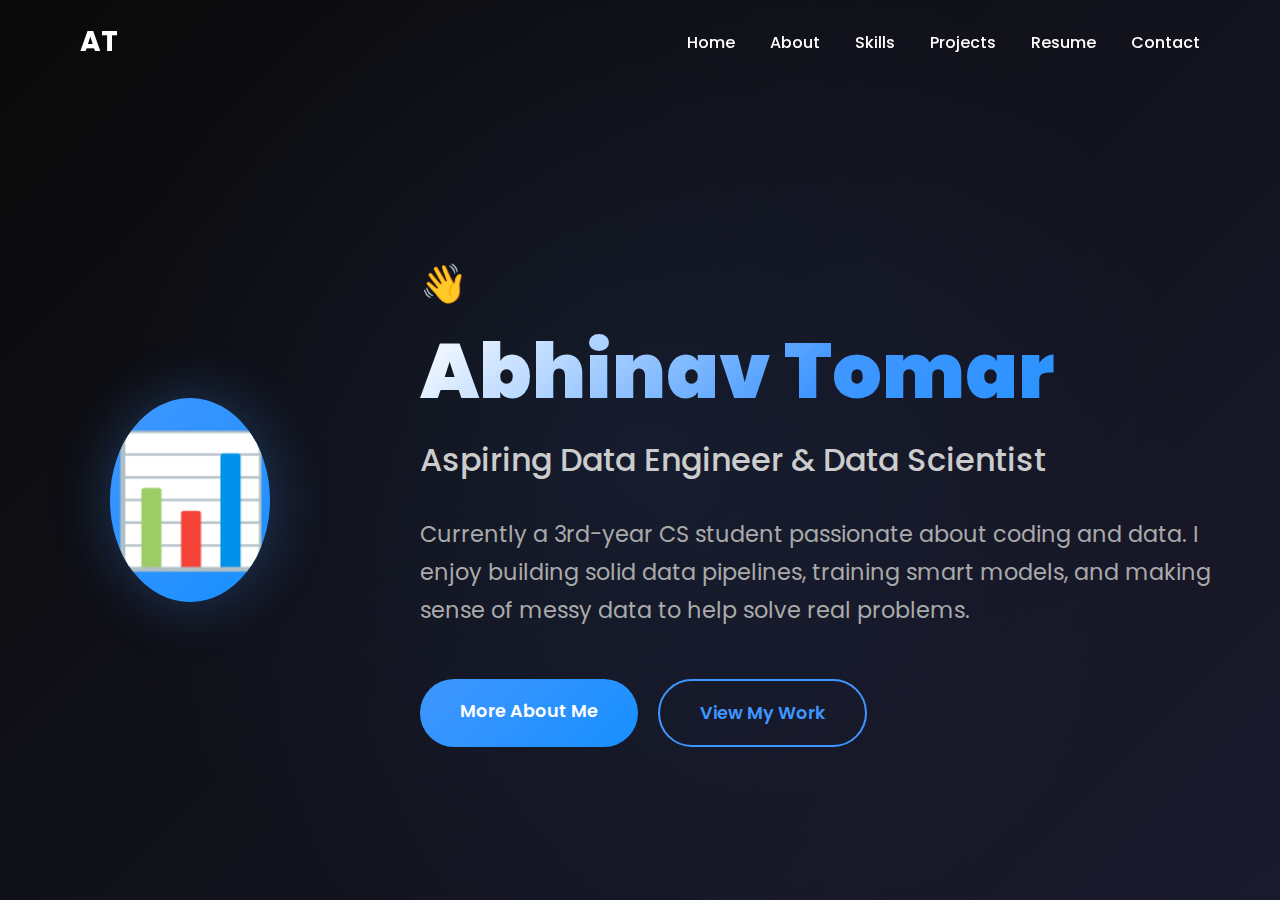
<file: index.html>
<!DOCTYPE html>
<html lang="en">
<head>
    <meta charset="UTF-8">
    <meta name="viewport" content="width=device-width, initial-scale=1.0">
    <title>Portfolio - Abhinav Tomar</title>
    <link href="https://fonts.googleapis.com/css2?family=Poppins:wght@300;400;500;600;700;800;900&display=swap" rel="stylesheet">
    <link rel="stylesheet" href="style.css">
</head>
<body>
    <nav id="nav">
        <div class="nav-container">
            <a href="index.html" class="logo">AT</a>
            <ul class="nav-links">
                <li><a href="index.html">Home</a></li>
                <li><a href="about.html">About</a></li>
                <li><a href="skills.html">Skills</a></li>
                <li><a href="projects.html">Projects</a></li>
                <li><a href="https://drive.google.com/file/d/11-TLxzfa3yTw55o44Is4kdtdxe7Awl7s/view?usp=sharing" target="_blank">Resume</a></li>
                <li><a href="contact.html">Contact</a></li>
            </ul>
        </div>
    </nav>

    <full-width-section id="home" class="hero">
        <div class="hero-content">
            <div class="hero-photo">
                📊
            </div>
            <div class="hero-text">
                <div class="hero-greeting fade-in">Hi! I am</div>
                <h1 class="hero-name">Abhinav Tomar</h1>
                <p class="subtitle">Aspiring Data Engineer & Data Scientist</p>
                <p class="description">Currently a 3rd-year CS student passionate about coding and data. I enjoy building solid data pipelines, training smart models, and making sense of messy data to help solve real problems.</p>
                <div class="cta-buttons">
                    <a href="about.html" class="cta-button cta-primary">More About Me</a>
                    <a href="projects.html" class="cta-button cta-secondary">View My Work</a>
                </div>
            </div>
        </div>
    </full-width-section>

    <script src="script.js"></script>

</body>
</html>
</file>
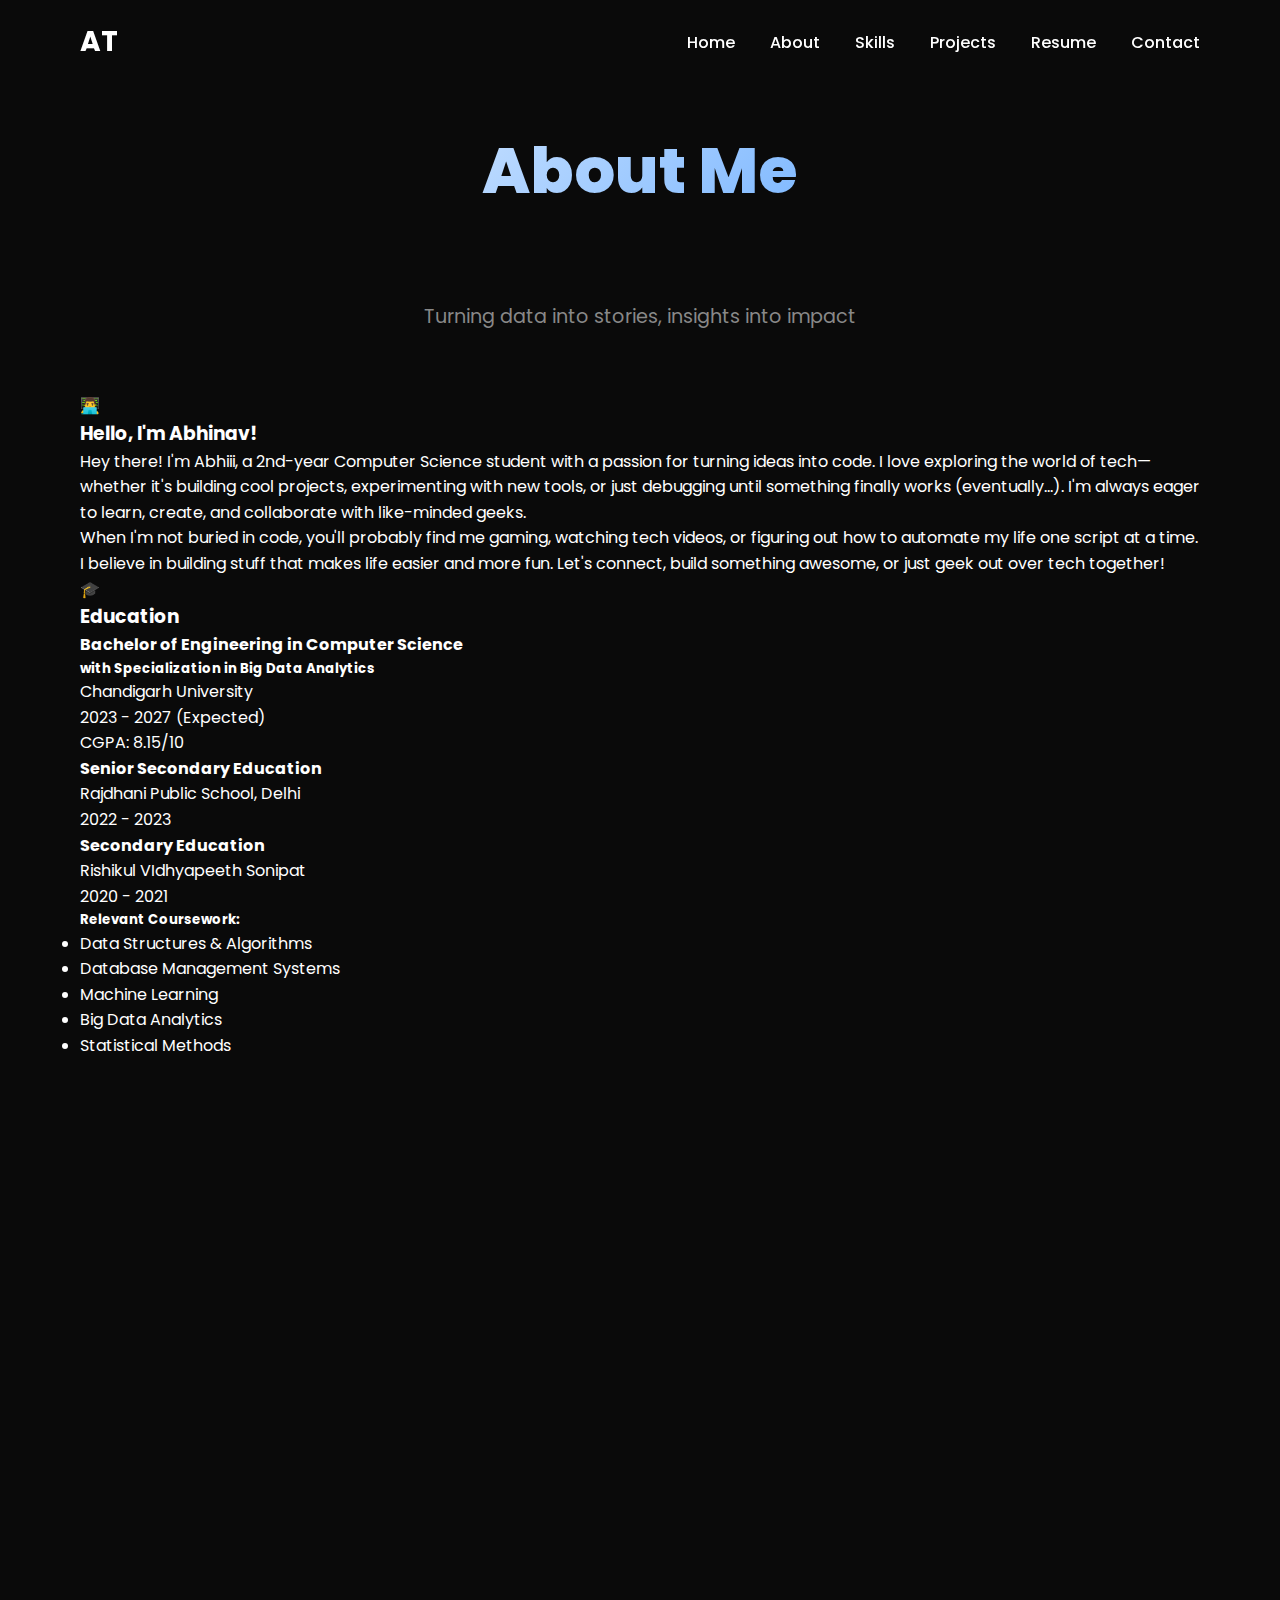
<file: about.html>
<!DOCTYPE html>
<html lang="en">
<head>
    <meta charset="UTF-8">
    <meta name="viewport" content="width=device-width, initial-scale=1.0">
    <title>About - Abhinav Tomar</title>
    <link href="https://fonts.googleapis.com/css2?family=Poppins:wght@300;400;500;600;700;800;900&display=swap" rel="stylesheet">
    <link rel="stylesheet" href="style.css">
</head>
<body>
    <nav id="nav">
        <div class="nav-container">
            <a href="index.html" class="logo">AT</a>
            <ul class="nav-links">
                <li><a href="index.html">Home</a></li>
                <li><a href="about.html">About</a></li>
                <li><a href="skills.html">Skills</a></li>
                <li><a href="projects.html">Projects</a></li>
                <li><a href="https://drive.google.com/file/d/11-TLxzfa3yTw55o44Is4kdtdxe7Awl7s/view?usp=sharing" target="_blank">Resume</a></li>
                <li><a href="contact.html">Contact</a></li>
            </ul>
        </div>
    </nav>

    <main class="page-content">
        <section id="about">
            <h2 class="section-title fade-in">About Me</h2>
            <p class="section-subtitle fade-in">Turning data into stories, insights into impact</p>
            <div class="detail-card fade-in">
                <div class="about-hero">
                    <div class="about-photo fade-in">
                        <div class="profile-image">
                            👨‍💻
                        </div>
                    </div>
                    <div class="about-intro fade-in">
                        <h3>Hello, I'm Abhinav!</h3>
                        <p>Hey there! I'm Abhiii, a 2nd-year Computer Science student with a passion for turning ideas into code. I love exploring the world of tech—whether it's building cool projects, experimenting with new tools, or just debugging until something finally works (eventually...). I'm always eager to learn, create, and collaborate with like-minded geeks.</p>
                        <p>When I'm not buried in code, you'll probably find me gaming, watching tech videos, or figuring out how to automate my life one script at a time. I believe in building stuff that makes life easier and more fun. Let's connect, build something awesome, or just geek out over tech together!</p>
                    </div>
                </div>
            </div>
            

            <div class="about-details-grid">
                <div class="detail-card fade-in">
                    <div class="detail-icon">🎓</div>
                    <h3>Education</h3>
                    <div class="education-item">
                        <h4>Bachelor of Engineering in Computer Science</h4>
                        <h5>with Specialization in Big Data Analytics</h5>
                        <p class="institution">Chandigarh University</p>
                        <p class="duration">2023 - 2027 (Expected)</p>
                        <p class="gpa">CGPA: 8.15/10</p>
                    </div>
                    <div class="education-item">
                        <h4>Senior Secondary Education</h4>
                        <p class="institution">Rajdhani Public School, Delhi</p>
                        <p class="duration">2022 - 2023</p>
                    </div>
                    <div class="education-item">
                        <h4>Secondary Education</h4>
                        <p class="institution">Rishikul VIdhyapeeth Sonipat</p>
                        <p class="duration">2020 - 2021</p>
                    </div>
                    <div class="certifications">
                        <h5>Relevant Coursework:</h5>
                        <ul>
                            <li>Data Structures & Algorithms</li>
                            <li>Database Management Systems</li>
                            <li>Machine Learning</li>
                            <li>Big Data Analytics</li>
                            <li>Statistical Methods</li>
                        </ul>
                    </div>
                </div>

                <div class="detail-card fade-in">
                    <div class="detail-icon">💼</div>
                    <h3>Experience</h3>
                    <div class="experience-timeline">

                        <div class="experience-item fade-in">
                            <div class="experience-content">
                                <div class="experience-header">
                                    <div>
                                        <div class="experience-title">Research Assistant - Bioinformatics</div>
                                        <div class="experience-company">ICAR - Indian Council of Agricultural Research</div>
                                        <div class="experience-company-location">Jhansi, Uttar Pradesh</div>
                                    </div>
                                    <div class="experience-date">Dec 2024 - Jan 2025</div>
                                </div>
                                <div class="experience-description">
                                    Worked on genetic data analysis of Barseem, gaining hands-on experience with large-scale biological datasets. Utilized tools like Excel and Linux shell scripting for data cleaning, storage, and management within bioinformatics pipelines.
                                </div>
                                <div class="experience-tech">
                                    <span class="tech-tag">Bioinformatics</span>
                                    <span class="tech-tag">Data Cleaning</span>
                                    <span class="tech-tag">Microsoft Excel</span>
                                    <span class="tech-tag">Linux</span>
                                    <span class="tech-tag">Shell Scripting</span>
                                </div>
                            </div>
                        </div>

                        <div class="experience-item fade-in">
                            <div class="experience-content">
                                <div class="experience-header">
                                    <div>
                                        <div class="experience-title">Project Intern</div>
                                        <div class="experience-company">PARKnSECURE</div>
                                        <div class="experience-company-location">Gurugram, Haryana</div>
                                    </div>
                                    <div class="experience-date">Jun 2024 - Jul 2024</div>
                                </div>
                                <div class="experience-description">
                                    Collaborated on smart parking solutions by training object detection models using Python and annotation tools. Built REST APIs with Flask and worked on real-time vehicle data analysis for dynamic dashboard integration.
                                </div>
                                <div class="experience-tech">
                                    <span class="tech-tag">Python</span>
                                    <span class="tech-tag">Machine Learning</span>
                                    <span class="tech-tag">Flask</span>
                                    <span class="tech-tag">Object Detection</span>
                                    <span class="tech-tag">LabelImg</span>
                                    <span class="tech-tag">Data Analysis</span>
                                    <span class="tech-tag">REST API</span>
                                </div>
                            </div>
                        </div>

                    </div>
                </div>



                <div class="detail-card fade-in">
                    <div class="detail-icon">🎯</div>
                    <h3>Hobbies & Interests</h3>
                    <div class="hobbies-grid">
                        <div class="hobby-item">
                            <div class="hobby-emoji">🎧</div>
                            <h4>Listening to Music</h4>
                            <p>Exploring new genres while coding or relaxing</p>
                        </div>
                        <div class="hobby-item">
                            <div class="hobby-emoji">🧠</div>
                            <h4>Problem Solving</h4>
                            <p>Solving algorithmic and logical puzzles on coding platforms</p>
                        </div>
                        <div class="hobby-item">
                            <div class="hobby-emoji">🛠️</div>
                            <h4>DIY Projects</h4>
                            <p>Building small tech setups and fun electronic experiments</p>
                        </div>
                        <div class="hobby-item">
                            <div class="hobby-emoji">🔍</div>
                            <h4>Problem Finder</h4>
                            <p>Observing real-world issues and ideating smart tech solutions</p>
                        </div>
                        <div class="hobby-item">
                            <div class="hobby-emoji">📸</div>
                            <h4>Photography</h4>
                            <p>Capturing candid moments during solo trips and city walks</p>
                        </div>
                        <div class="hobby-item">
                            <div class="hobby-emoji">🧳</div>
                            <h4>Travelling</h4>
                            <p>Exploring places to gain perspective and stories</p>
                        </div>
                        <div class="hobby-item">
                            <div class="hobby-emoji">🎮</div>
                            <h4>Online Gaming</h4>
                            <p>Chilling with multiplayer games & strategy-based challenges</p>
                        </div>
                        <div class="hobby-item">
                            <div class="hobby-emoji">⚙️</div>
                            <h4>Tech Experiments</h4>
                            <p>Trying out new tools, APIs, and coding side projects for fun</p>
                        </div>
                    </div>
                </div>

                <div class="detail-card fade-in">
                    <div class="detail-icon">🎈</div>
                    <h3>Fun Facts about me</h3>
                    <div class="fun-facts-list">
                        <div class="fun-fact">
                            <span class="fact-number">01</span>
                            <p></p>
                        </div>
                        <div class="fun-fact">
                            <span class="fact-number">02</span>
                            <p></p>
                        </div>
                        <div class="fun-fact">
                            <span class="fact-number">03</span>
                            <p></p>
                        </div>
                    </div>
                </div>
            </div>
        </section>
    </main>

    <footer>
        <p>2025 Abhinav Tomar</p>
    </footer>

    <script src="script.js"></script>
</body>
</html>
</file>
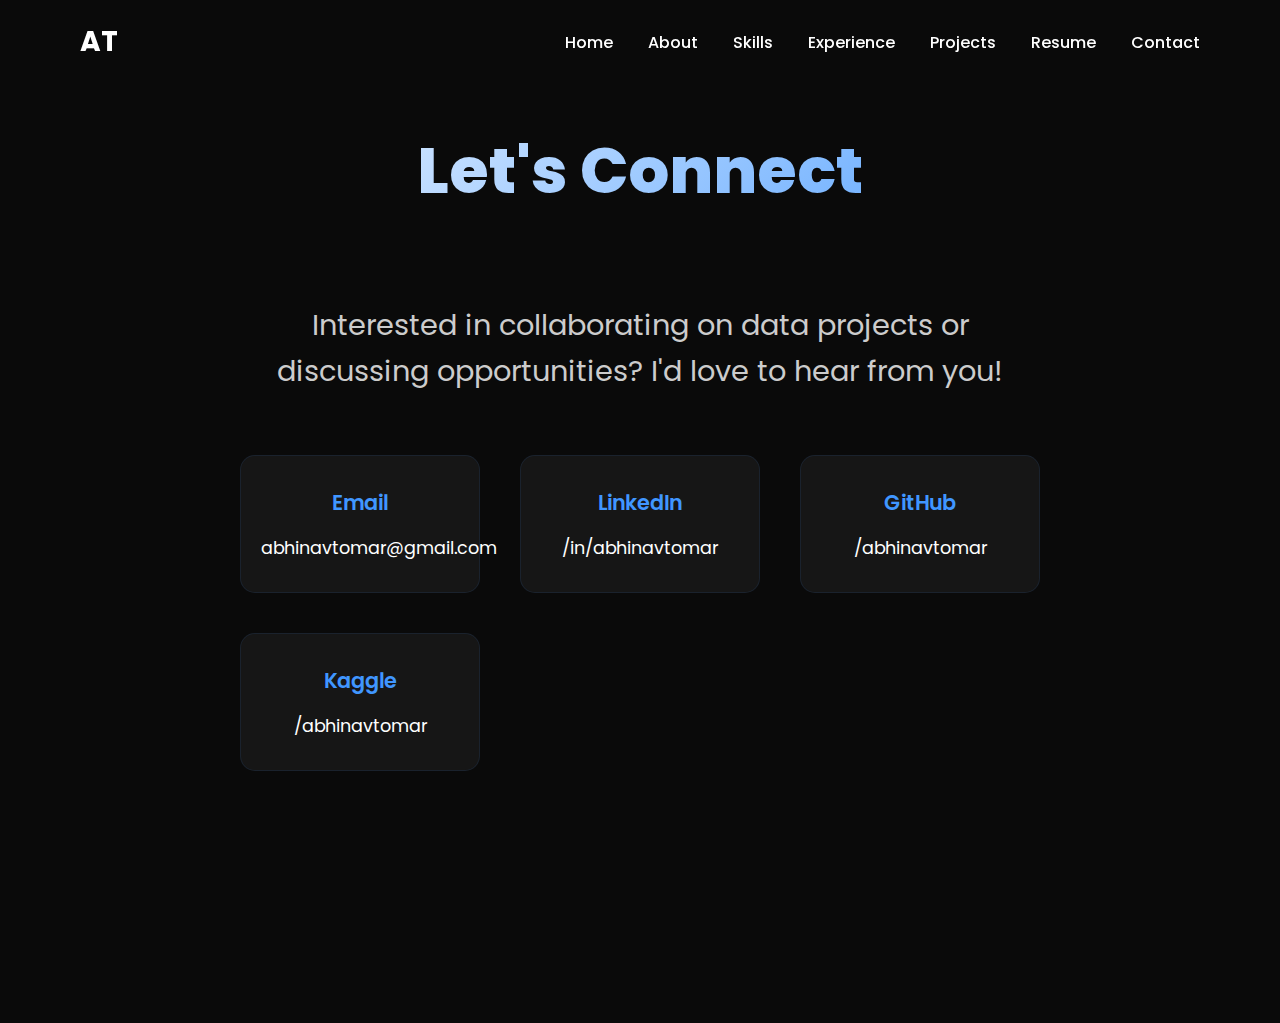
<file: contact.html>
<!DOCTYPE html>
<html lang="en">
<head>
    <meta charset="UTF-8">
    <meta name="viewport" content="width=device-width, initial-scale=1.0">
    <title>Abhinav Tomar - Data Engineer & Data Scientist</title>
    <link href="https://fonts.googleapis.com/css2?family=Poppins:wght@300;400;500;600;700;800;900&display=swap" rel="stylesheet">
    <link rel="stylesheet" href="style.css">
</head>
<body>
    <nav id="nav">
        <div class="nav-container">
            <a href="home.html" class="logo">AT</a>
            <ul class="nav-links">
                <li><a href="home.html">Home</a></li>
                <li><a href="about.html">About</a></li>
                <li><a href="skills.html">Skills</a></li>
                <li><a href="experience.html">Experience</a></li>
                <li><a href="projects.html">Projects</a></li>
                <li><a href="resume.html">Resume</a></li>
                <li><a href="contact.html">Contact</a></li>
            </ul>
        </div>
    </nav>

    <section id="contact" class="contact">
        <h2 class="section-title fade-in">Let's Connect</h2>
        <div class="contact-content">
            <p class="contact-text fade-in">Interested in collaborating on data projects or discussing opportunities? I'd love to hear from you!</p>
            <div class="contact-info fade-in">
                <div class="contact-item">
                    <h3>Email</h3>
                    <a href="mailto:abhinavtomar@gmail.com">abhinavtomar@gmail.com</a>
                </div>
                <div class="contact-item">
                    <h3>LinkedIn</h3>
                    <a href="#">/in/abhinavtomar</a>
                </div>
                <div class="contact-item">
                    <h3>GitHub</h3>
                    <a href="#">/abhinavtomar</a>
                </div>
                <div class="contact-item">
                    <h3>Kaggle</h3>
                    <a href="#">/abhinavtomar</a>
                </div>
            </div>
            <a href="mailto:abhinavtomar@gmail.com" class="cta-button cta-primary fade-in">Get In Touch</a>
        </div>
    </section>

    <script src="script.js"></script>

</body>
</html>
</file>
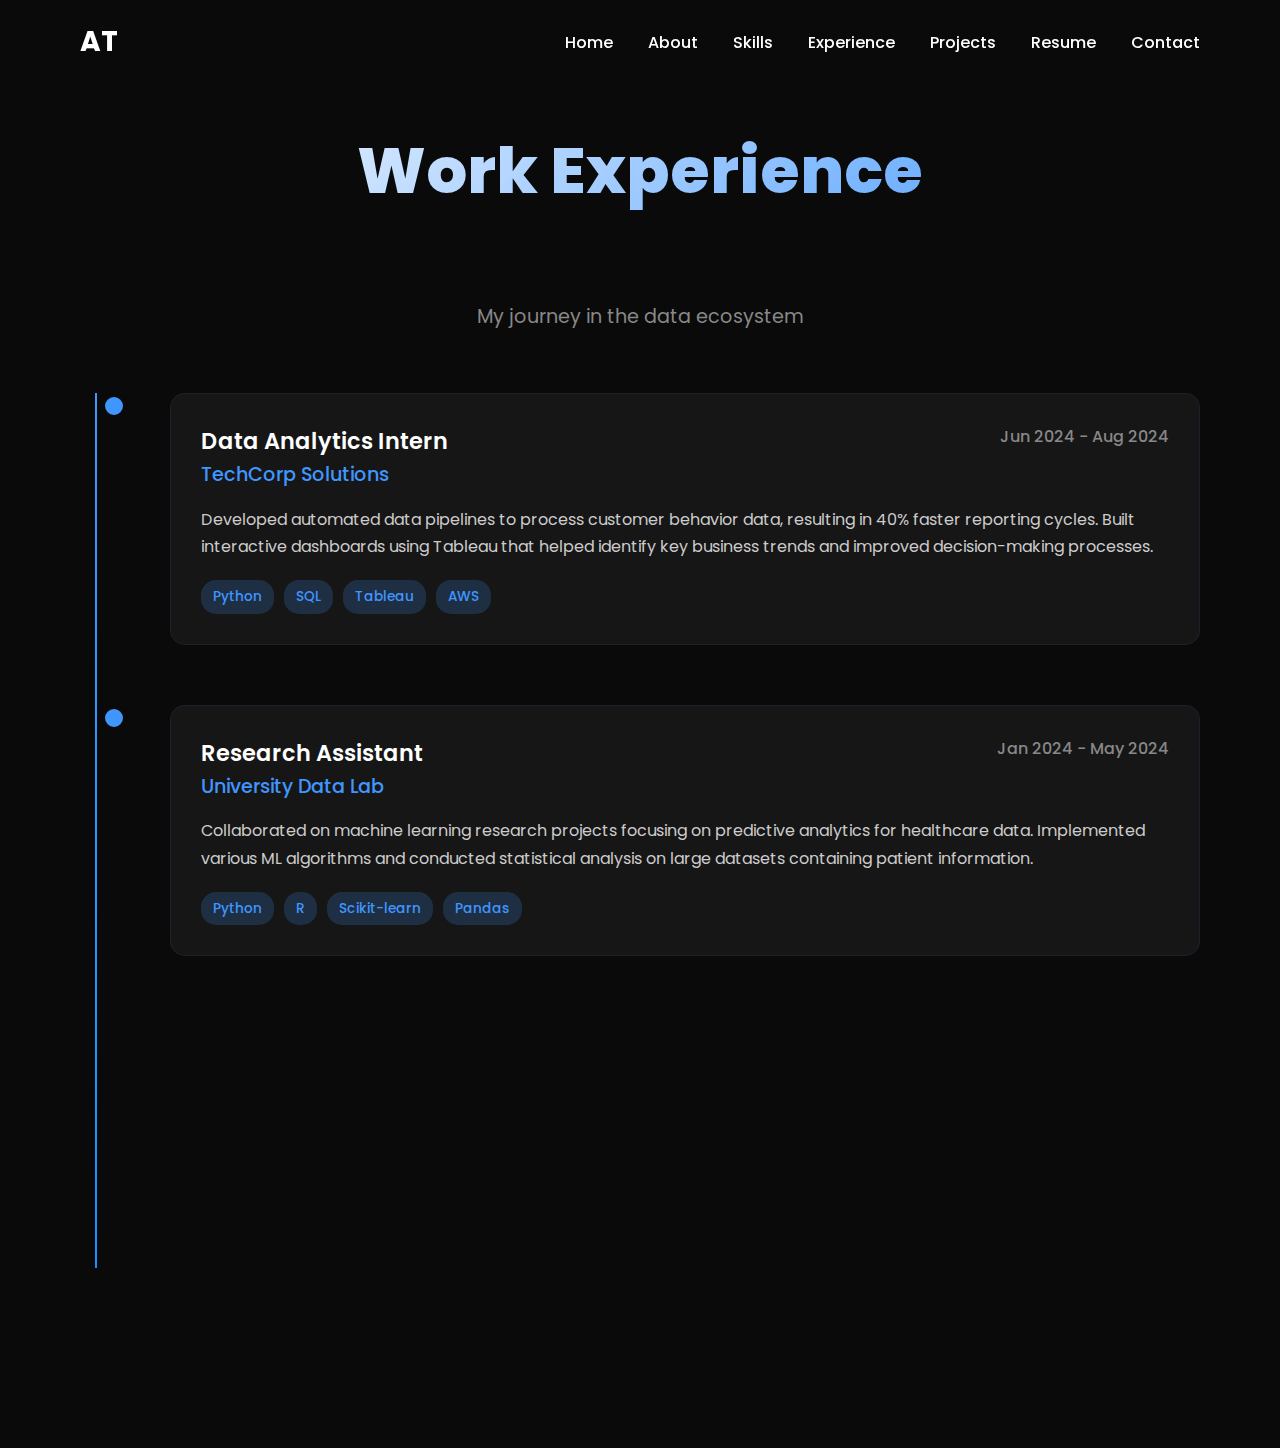
<file: experience.html>
<!DOCTYPE html>
<html lang="en">
<head>
    <meta charset="UTF-8">
    <meta name="viewport" content="width=device-width, initial-scale=1.0">
    <title>Abhinav Tomar - Data Engineer & Data Scientist</title>
    <link href="https://fonts.googleapis.com/css2?family=Poppins:wght@300;400;500;600;700;800;900&display=swap" rel="stylesheet">
    <link rel="stylesheet" href="style.css">
</head>
<body>
    <nav id="nav">
        <div class="nav-container">
            <a href="index.html" class="logo">AT</a>
            <ul class="nav-links">
                <li><a href="index.html">Home</a></li>
                <li><a href="about.html">About</a></li>
                <li><a href="skills.html">Skills</a></li>
                <li><a href="experience.html">Experience</a></li>
                <li><a href="projects.html">Projects</a></li>
                <li><a href="resume.html">Resume</a></li>
                <li><a href="contact.html">Contact</a></li>
            </ul>
        </div>
    </nav>
    <main class="page-content">
    <section id="experience">
        <h2 class="section-title fade-in">Work Experience</h2>
        <p class="section-subtitle fade-in">My journey in the data ecosystem</p>
        <div class="experience-timeline">
            <div class="experience-item fade-in">
                <div class="experience-content">
                    <div class="experience-header">
                        <div>
                            <div class="experience-title">Data Analytics Intern</div>
                            <div class="experience-company">TechCorp Solutions</div>
                        </div>
                        <div class="experience-date">Jun 2024 - Aug 2024</div>
                    </div>
                    <div class="experience-description">
                        Developed automated data pipelines to process customer behavior data, resulting in 40% faster reporting cycles. Built interactive dashboards using Tableau that helped identify key business trends and improved decision-making processes.
                    </div>
                    <div class="experience-tech">
                        <span class="tech-tag">Python</span>
                        <span class="tech-tag">SQL</span>
                        <span class="tech-tag">Tableau</span>
                        <span class="tech-tag">AWS</span>
                    </div>
                </div>
            </div>
            
            <div class="experience-item fade-in">
                <div class="experience-content">
                    <div class="experience-header">
                        <div>
                            <div class="experience-title">Research Assistant</div>
                            <div class="experience-company">University Data Lab</div>
                        </div>
                        <div class="experience-date">Jan 2024 - May 2024</div>
                    </div>
                    <div class="experience-description">
                        Collaborated on machine learning research projects focusing on predictive analytics for healthcare data. Implemented various ML algorithms and conducted statistical analysis on large datasets containing patient information.
                    </div>
                    <div class="experience-tech">
                        <span class="tech-tag">Python</span>
                        <span class="tech-tag">R</span>
                        <span class="tech-tag">Scikit-learn</span>
                        <span class="tech-tag">Pandas</span>
                    </div>
                </div>
            </div>

            <div class="experience-item fade-in">
                <div class="experience-content">
                    <div class="experience-header">
                        <div>
                            <div class="experience-title">Junior Developer</div>
                            <div class="experience-company">StartupXYZ</div>
                        </div>
                        <div class="experience-date">Sep 2023 - Dec 2023</div>
                    </div>
                    <div class="experience-description">
                        Built web applications and APIs while learning the fundamentals of data processing. Gained experience in database design and optimization, working with both SQL and NoSQL databases to support application functionality.
                    </div>
                    <div class="experience-tech">
                        <span class="tech-tag">JavaScript</span>
                        <span class="tech-tag">Node.js</span>
                        <span class="tech-tag">MongoDB</span>
                        <span class="tech-tag">PostgreSQL</span>
                    </div>
                </div>
            </div>
        </div>
    </section>
    </main>


    <script src="script.js"></script>

</body>
</html>
</file>
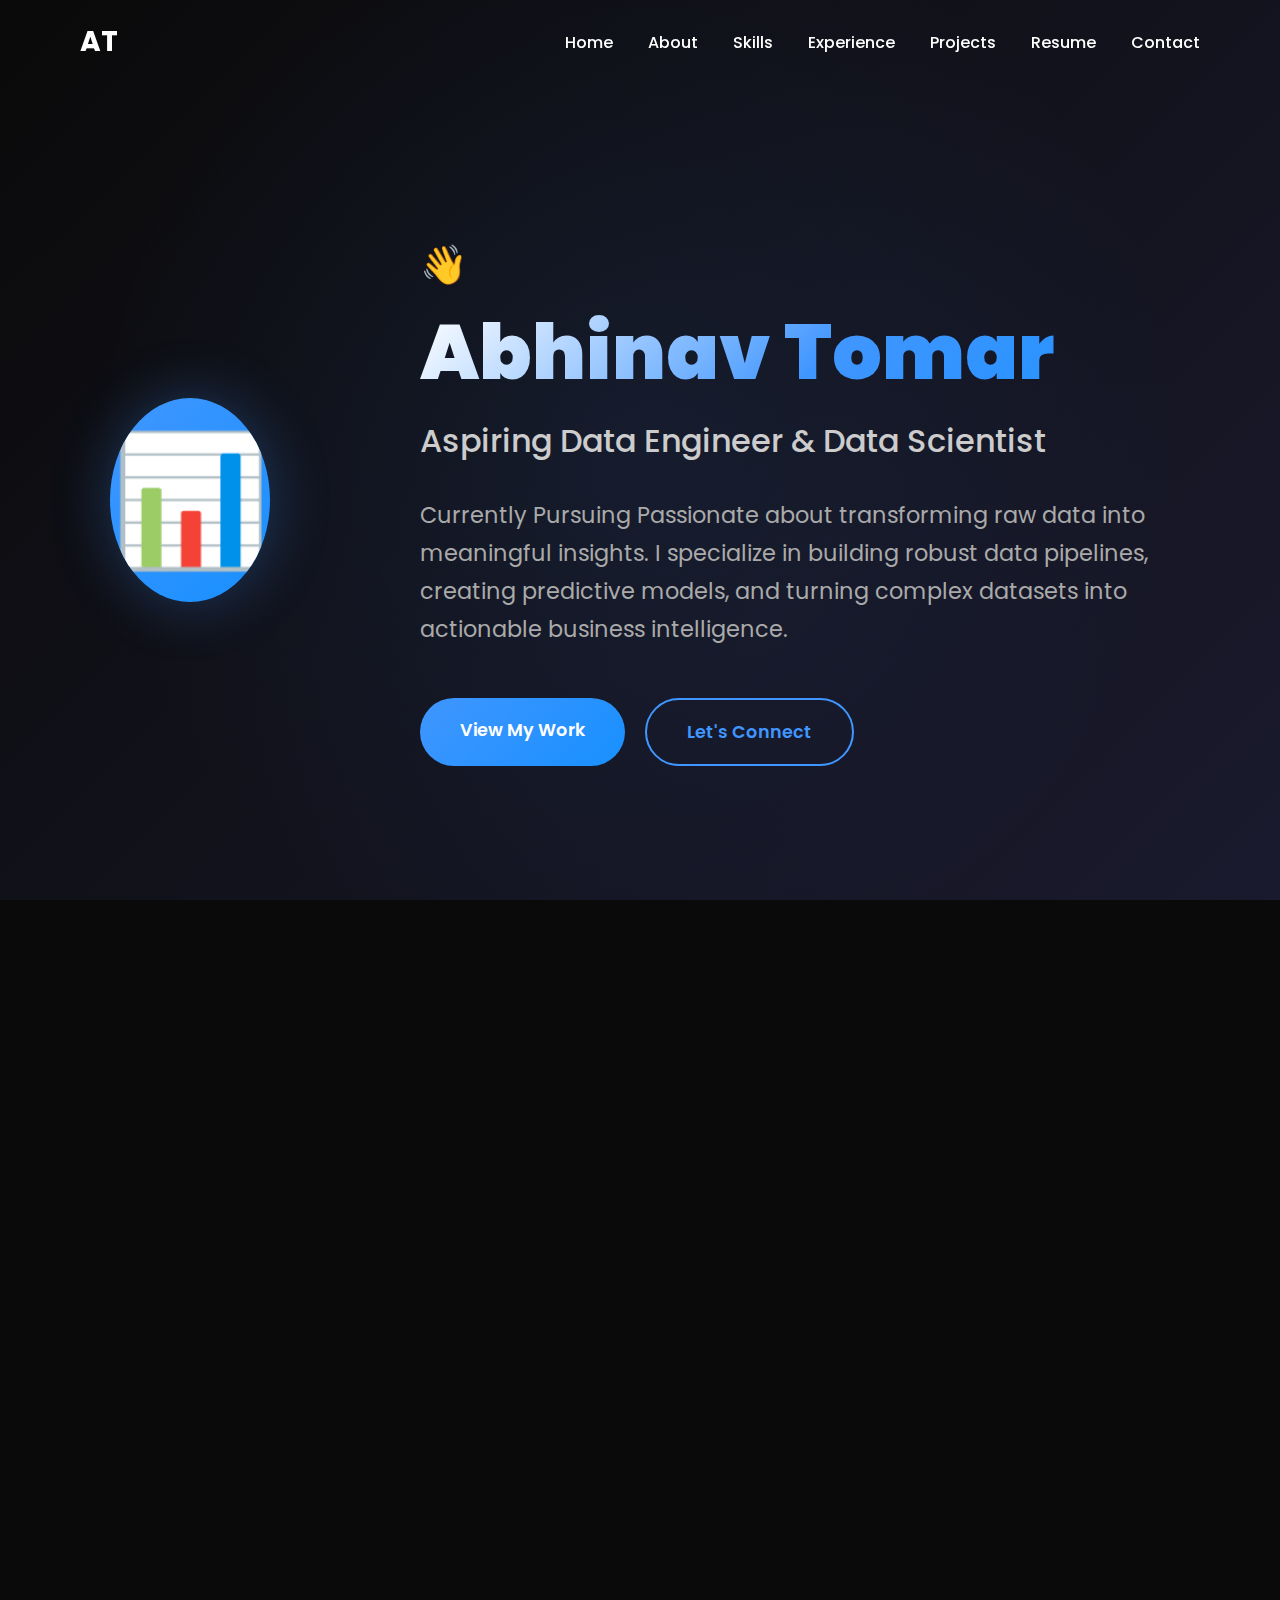
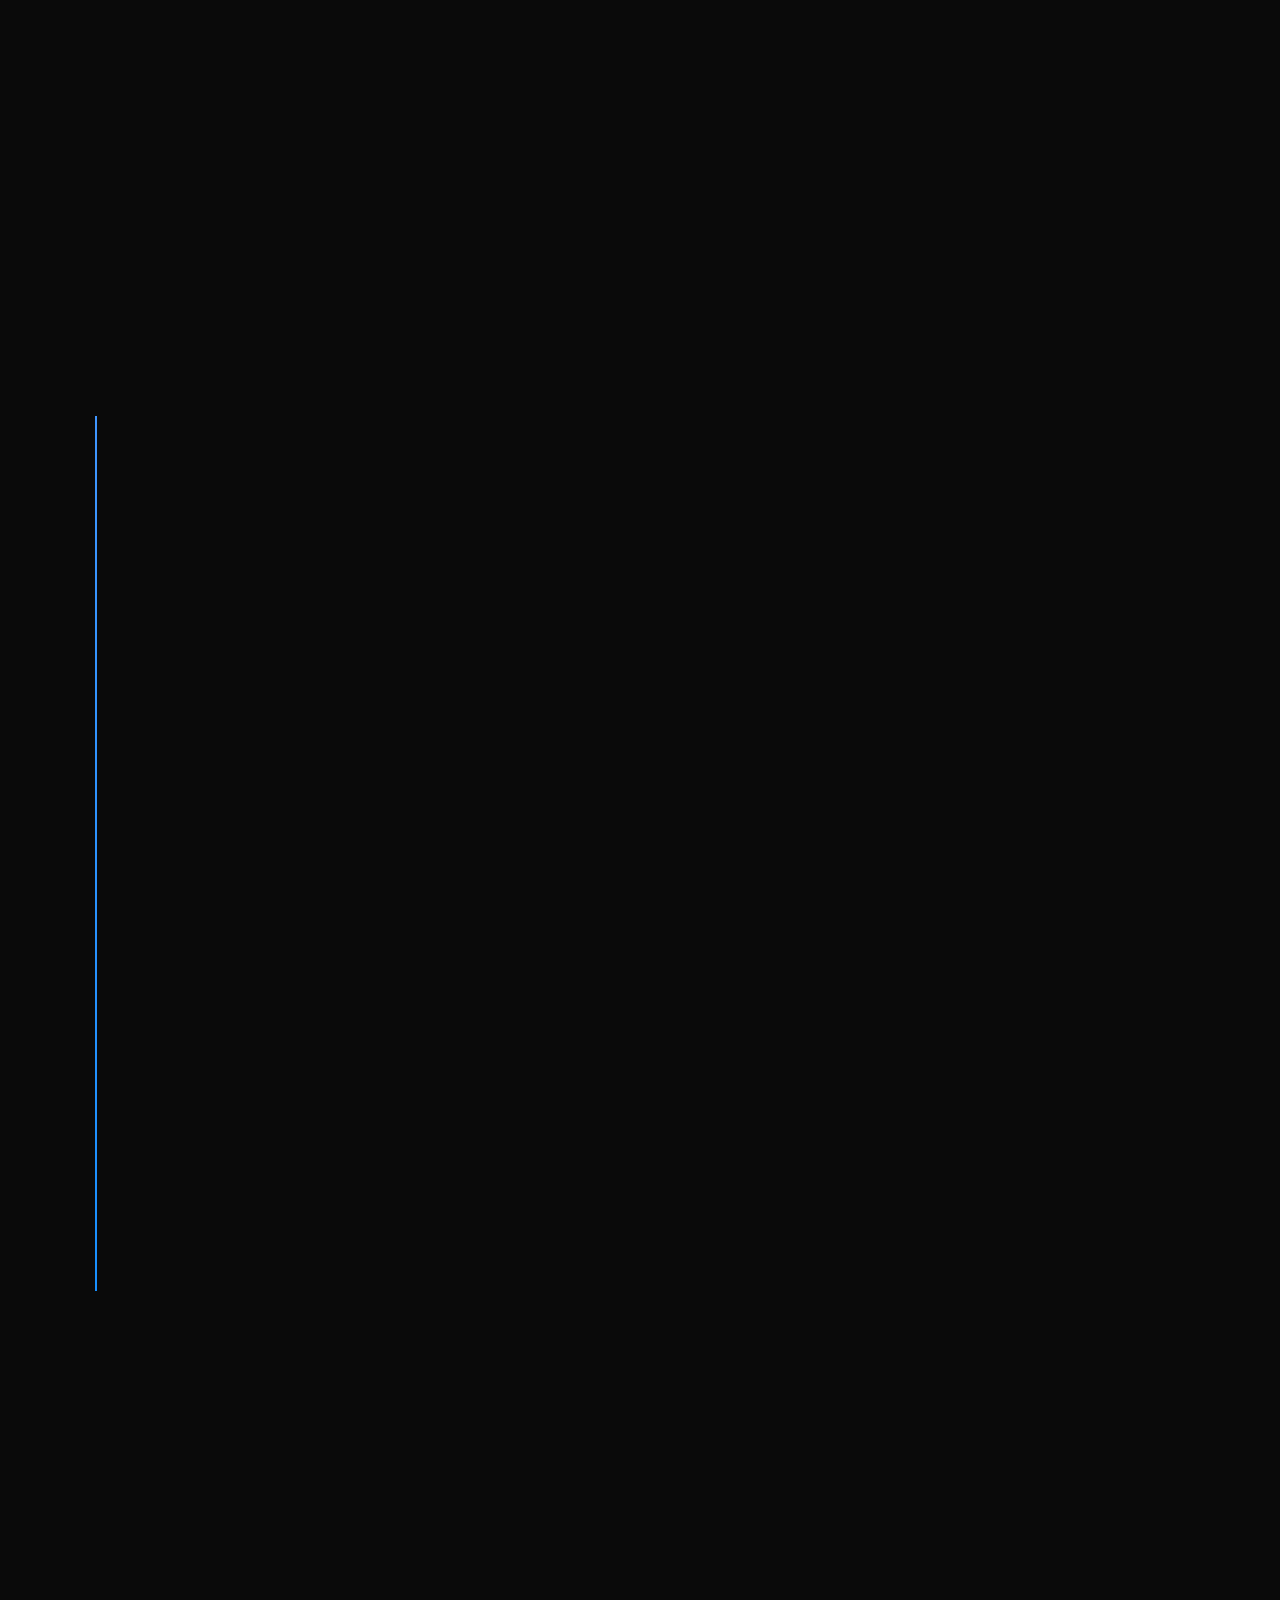
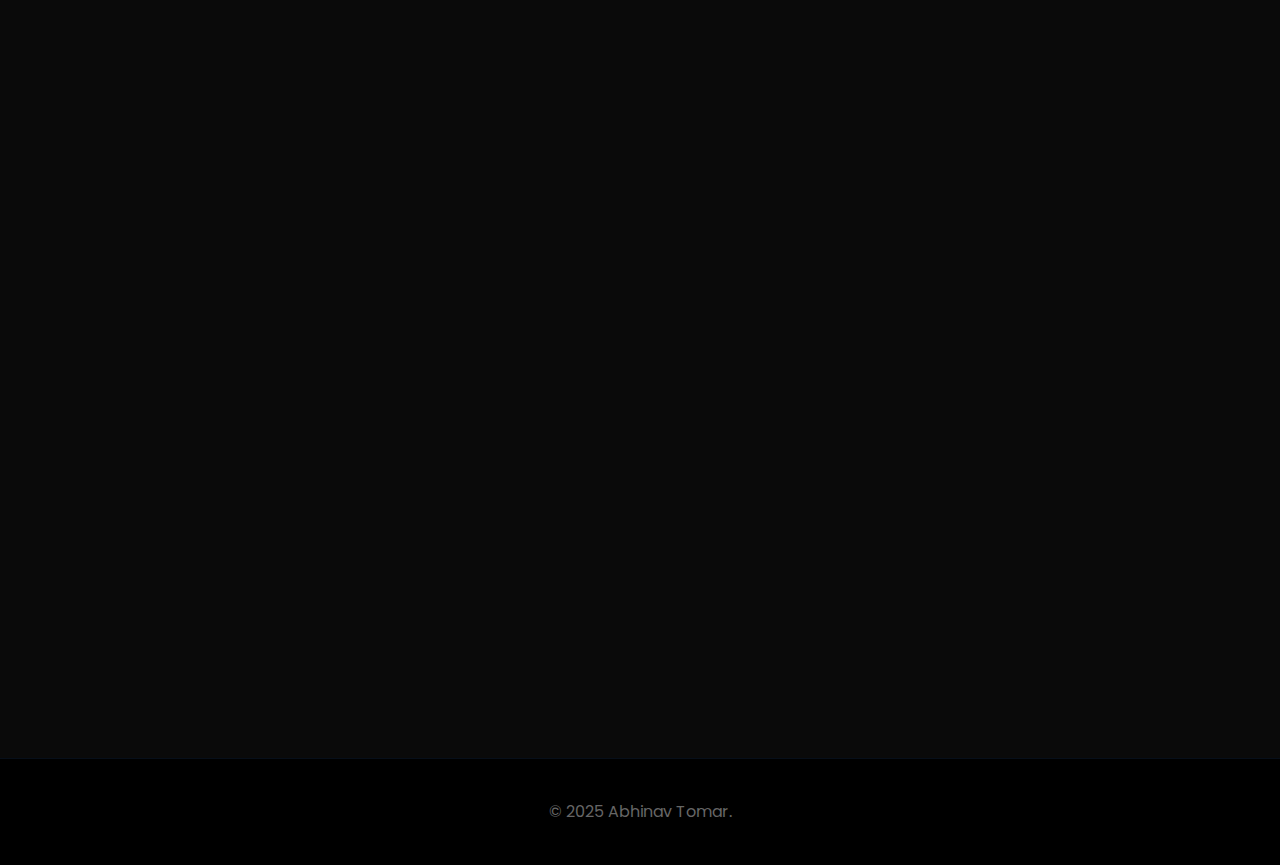
<file: full.html>
<!DOCTYPE html>
<html lang="en">
<head>
    <meta charset="UTF-8">
    <meta name="viewport" content="width=device-width, initial-scale=1.0">
    <title>Abhinav Tomar - Data Engineer & Data Scientist</title>
    <link href="https://fonts.googleapis.com/css2?family=Poppins:wght@300;400;500;600;700;800;900&display=swap" rel="stylesheet">
    <link rel="stylesheet" href="style.css">
</head>
<body>
    <nav id="nav">
        <div class="nav-container">
            <a href="#home" class="logo">AT</a>
            <ul class="nav-links">
                <li><a href="#home">Home</a></li>
                <li><a href="#about">About</a></li>
                <li><a href="#skills">Skills</a></li>
                <li><a href="#experience">Experience</a></li>
                <li><a href="#projects">Projects</a></li>
                <li><a href="#resume">Resume</a></li>
                <li><a href="#contact">Contact</a></li>
            </ul>
        </div>
    </nav>

    <full-width-section id="home" class="hero">
        <div class="hero-content">
            <div class="hero-photo">
                📊
            </div>
            <div class="hero-text">
                <div class="hero-greeting">Hi! I am</div>
                <h1 class="hero-name">Abhinav Tomar</h1>
                <p class="subtitle">Aspiring Data Engineer & Data Scientist</p>
                <p class="description">Currently Pursuing Passionate about transforming raw data into meaningful insights. I specialize in building robust data pipelines, creating predictive models, and turning complex datasets into actionable business intelligence.</p>
                <div class="cta-buttons">
                    <a href="#projects" class="cta-button cta-primary">View My Work</a>
                    <a href="#contact" class="cta-button cta-secondary">Let's Connect</a>
                </div>
            </div>
        </div>
    </full-width-section>

    <section id="about">
        <h2 class="section-title fade-in">About Me</h2>
        <p class="section-subtitle fade-in">Turning data into stories, insights into impact</p>
        <div class="about-content">
            <div class="about-text fade-in">
                <p>I'm a coding enthusiast with a deep fascination for the world of data. My journey began with programming, but I quickly discovered my true passion lies in extracting meaningful patterns from complex datasets and building systems that can handle massive amounts of information.</p>
                <p>As an aspiring data engineer and data scientist, I'm constantly exploring new technologies and methodologies to solve real-world problems. I believe that data has the power to drive innovation and make informed decisions that can change businesses and lives.</p>
                <p>When I'm not diving deep into datasets or building data pipelines, you'll find me learning about the latest trends in machine learning, contributing to open-source projects, or experimenting with new visualization techniques.</p>
            </div>
        </div>
    </section>

    <section id="skills">
        <h2 class="section-title fade-in">Skills & Technologies</h2>
        <p class="section-subtitle fade-in">My toolkit for turning data into insights</p>
        <div class="skills-grid">
            <div class="skill-category fade-in">
                <div class="skill-icon">🐍</div>
                <h3>Programming Languages</h3>
                <div class="skill-list">
                    Python • R • SQL • Java<br>
                    JavaScript • Scala
                </div>
            </div>
            <div class="skill-category fade-in">
                <div class="skill-icon">🛠️</div>
                <h3>Data Engineering</h3>
                <div class="skill-list">
                    Apache Spark • Kafka • Airflow<br>
                    Docker • Kubernetes • ETL Pipelines
                </div>
            </div>
            <div class="skill-category fade-in">
                <div class="skill-icon">🧠</div>
                <h3>Machine Learning</h3>
                <div class="skill-list">
                    Scikit-learn • TensorFlow • PyTorch<br>
                    Pandas • NumPy • Jupyter
                </div>
            </div>
            <div class="skill-category fade-in">
                <div class="skill-icon">☁️</div>
                <h3>Cloud Platforms</h3>
                <div class="skill-list">
                    AWS (S3, EC2, Lambda, RDS)<br>
                    Google Cloud • Azure • Databricks
                </div>
            </div>
            <div class="skill-category fade-in">
                <div class="skill-icon">🗃️</div>
                <h3>Databases</h3>
                <div class="skill-list">
                    PostgreSQL • MongoDB • Redis<br>
                    Snowflake • BigQuery • Cassandra
                </div>
            </div>
            <div class="skill-category fade-in">
                <div class="skill-icon">📊</div>
                <h3>Visualization</h3>
                <div class="skill-list">
                    Tableau • Power BI • Matplotlib<br>
                    Plotly • D3.js • Streamlit
                </div>
            </div>
        </div>
    </section>

    <section id="experience">
        <h2 class="section-title fade-in">Work Experience</h2>
        <p class="section-subtitle fade-in">My journey in the data ecosystem</p>
        <div class="experience-timeline">
            <div class="experience-item fade-in">
                <div class="experience-content">
                    <div class="experience-header">
                        <div>
                            <div class="experience-title">Data Analytics Intern</div>
                            <div class="experience-company">TechCorp Solutions</div>
                        </div>
                        <div class="experience-date">Jun 2024 - Aug 2024</div>
                    </div>
                    <div class="experience-description">
                        Developed automated data pipelines to process customer behavior data, resulting in 40% faster reporting cycles. Built interactive dashboards using Tableau that helped identify key business trends and improved decision-making processes.
                    </div>
                    <div class="experience-tech">
                        <span class="tech-tag">Python</span>
                        <span class="tech-tag">SQL</span>
                        <span class="tech-tag">Tableau</span>
                        <span class="tech-tag">AWS</span>
                    </div>
                </div>
            </div>
            
            <div class="experience-item fade-in">
                <div class="experience-content">
                    <div class="experience-header">
                        <div>
                            <div class="experience-title">Research Assistant</div>
                            <div class="experience-company">University Data Lab</div>
                        </div>
                        <div class="experience-date">Jan 2024 - May 2024</div>
                    </div>
                    <div class="experience-description">
                        Collaborated on machine learning research projects focusing on predictive analytics for healthcare data. Implemented various ML algorithms and conducted statistical analysis on large datasets containing patient information.
                    </div>
                    <div class="experience-tech">
                        <span class="tech-tag">Python</span>
                        <span class="tech-tag">R</span>
                        <span class="tech-tag">Scikit-learn</span>
                        <span class="tech-tag">Pandas</span>
                    </div>
                </div>
            </div>

            <div class="experience-item fade-in">
                <div class="experience-content">
                    <div class="experience-header">
                        <div>
                            <div class="experience-title">Junior Developer</div>
                            <div class="experience-company">StartupXYZ</div>
                        </div>
                        <div class="experience-date">Sep 2023 - Dec 2023</div>
                    </div>
                    <div class="experience-description">
                        Built web applications and APIs while learning the fundamentals of data processing. Gained experience in database design and optimization, working with both SQL and NoSQL databases to support application functionality.
                    </div>
                    <div class="experience-tech">
                        <span class="tech-tag">JavaScript</span>
                        <span class="tech-tag">Node.js</span>
                        <span class="tech-tag">MongoDB</span>
                        <span class="tech-tag">PostgreSQL</span>
                    </div>
                </div>
            </div>
        </div>
    </section>

    <section id="projects">
        <h2 class="section-title fade-in">Data Projects</h2>
        <p class="section-subtitle fade-in">Showcasing my data engineering and science capabilities</p>
        <div class="projects-grid">
            <div class="project-card fade-in">
                <div class="project-image">📈</div>
                <div class="project-content">
                    <h3>Real-time Sales Analytics Pipeline</h3>
                    <p>Built a comprehensive ETL pipeline that processes real-time sales data from multiple sources, performs data validation, and generates actionable business insights. Implemented automated alerting for anomaly detection.</p>
                    <div class="project-tech">
                        <span class="tech-tag">Apache Kafka</span>
                        <span class="tech-tag">Apache Spark</span>
                        <span class="tech-tag">Python</span>
                        <span class="tech-tag">PostgreSQL</span>
                        <span class="tech-tag">Docker</span>
                    </div>
                    <div class="project-links">
                        <a href="#" class="project-link">Live Demo →</a>
                        <a href="#" class="project-link">GitHub →</a>
                    </div>
                </div>
            </div>

            <div class="project-card fade-in">
                <div class="project-image">🤖</div>
                <div class="project-content">
                    <h3>Customer Churn Prediction Model</h3>
                    <p>Developed a machine learning model to predict customer churn with 89% accuracy. Used feature engineering, hyperparameter tuning, and deployed the model using Flask API for real-time predictions.</p>
                    <div class="project-tech">
                        <span class="tech-tag">Python</span>
                        <span class="tech-tag">Scikit-learn</span>
                        <span class="tech-tag">XGBoost</span>
                        <span class="tech-tag">Flask</span>
                        <span class="tech-tag">AWS EC2</span>
                    </div>
                    <div class="project-links">
                        <a href="#" class="project-link">Live Demo →</a>
                        <a href="#" class="project-link">Notebook →</a>
                    </div>
                </div>
            </div>

            <div class="project-card fade-in">
                <div class="project-image">🌐</div>
                <div class="project-content">
                    <h3>Interactive Data Visualization Dashboard</h3>
                    <p>Created a comprehensive dashboard for exploring COVID-19 data trends across different countries. Features interactive maps, time-series analysis, and predictive modeling capabilities using Streamlit.</p>
                    <div class="project-tech">
                        <span class="tech-tag">Python</span>
                        <span class="tech-tag">Streamlit</span>
                        <span class="tech-tag">Plotly</span>
                        <span class="tech-tag">Pandas</span>
                        <span class="tech-tag">APIs</span>
                    </div>
                    <div class="project-links">
                        <a href="#" class="project-link">Live App →</a>
                        <a href="#" class="project-link">GitHub →</a>
                    </div>
                </div>
            </div>

            <div class="project-card fade-in">
                <div class="project-image">🔍</div>
                <div class="project-content">
                    <h3>Big Data Processing Framework</h3>
                    <p>Designed and implemented a scalable data processing framework using Apache Spark to handle petabytes of log data. Optimized query performance and reduced processing time by 60%.</p>
                    <div class="project-tech">
                        <span class="tech-tag">Apache Spark</span>
                        <span class="tech-tag">Scala</span>
                        <span class="tech-tag">HDFS</span>
                        <span class="tech-tag">Hive</span>
                        <span class="tech-tag">Airflow</span>
                    </div>
                    <div class="project-links">
                        <a href="#" class="project-link">Documentation →</a>
                        <a href="#" class="project-link">GitHub →</a>
                    </div>
                </div>
            </div>

            <div class="project-card fade-in">
                <div class="project-image">💡</div>
                <div class="project-content">
                    <h3>Sentiment Analysis Engine</h3>
                    <p>Built a real-time sentiment analysis system for social media data using NLP techniques. Processes thousands of tweets per minute and provides insights into public opinion trends.</p>
                    <div class="project-tech">
                        <span class="tech-tag">Python</span>
                        <span class="tech-tag">NLTK</span>
                        <span class="tech-tag">Transformers</span>
                        <span class="tech-tag">Kafka</span>
                        <span class="tech-tag">Redis</span>
                    </div>
                    <div class="project-links">
                        <a href="#" class="project-link">Demo →</a>
                        <a href="#" class="project-link">Research Paper →</a>
                    </div>
                </div>
            </div>

            <div class="project-card fade-in">
                <div class="project-image">📊</div>
                <div class="project-content">
                    <h3>Financial Market Data Pipeline</h3>
                    <p>Developed an automated system to collect, clean, and analyze financial market data from multiple APIs. Includes risk assessment models and portfolio optimization algorithms.</p>
                    <div class="project-tech">
                        <span class="tech-tag">Python</span>
                        <span class="tech-tag">Alpha Vantage API</span>
                        <span class="tech-tag">NumPy</span>
                        <span class="tech-tag">Matplotlib</span>
                        <span class="tech-tag">SQLite</span>
                    </div>
                    <div class="project-links">
                        <a href="#" class="project-link">Dashboard →</a>
                        <a href="#" class="project-link">GitHub →</a>
                    </div>
                </div>
            </div>
        </div>
    </section>

    <section id="resume">
        <h2 class="section-title fade-in">Resume</h2>
        <div class="resume-section fade-in">
            <div class="resume-content">
                <h3>Ready to dive deeper?</h3>
                <p>Download my complete resume to learn more about my background, achievements, and detailed project experiences in data engineering and data science.</p>
                <a href="#" class="resume-button">
                    📄 Download Resume
                </a>
            </div>
        </div>
    </section>

    <section id="contact" class="contact">
        <h2 class="section-title fade-in">Let's Connect</h2>
        <div class="contact-content">
            <p class="contact-text fade-in">Interested in collaborating on data projects or discussing opportunities? I'd love to hear from you!</p>
            <div class="contact-info fade-in">
                <div class="contact-item">
                    <h3>Email</h3>
                    <a href="mailto:abhinavtomar@gmail.com">abhinavtomar@gmail.com</a>
                </div>
                <div class="contact-item">
                    <h3>LinkedIn</h3>
                    <a href="#">/in/abhinavtomar</a>
                </div>
                <div class="contact-item">
                    <h3>GitHub</h3>
                    <a href="#">/abhinavtomar</a>
                </div>
                <div class="contact-item">
                    <h3>Kaggle</h3>
                    <a href="#">/abhinavtomar</a>
                </div>
            </div>
            <a href="mailto:abhinavtomar@gmail.com" class="cta-button cta-primary fade-in">Get In Touch</a>
        </div>
    </section>

    <footer>
        <p>&copy; 2025 Abhinav Tomar.</p>
    </footer>

    <script src="script.js"></script>

</body>
</html>
</file>
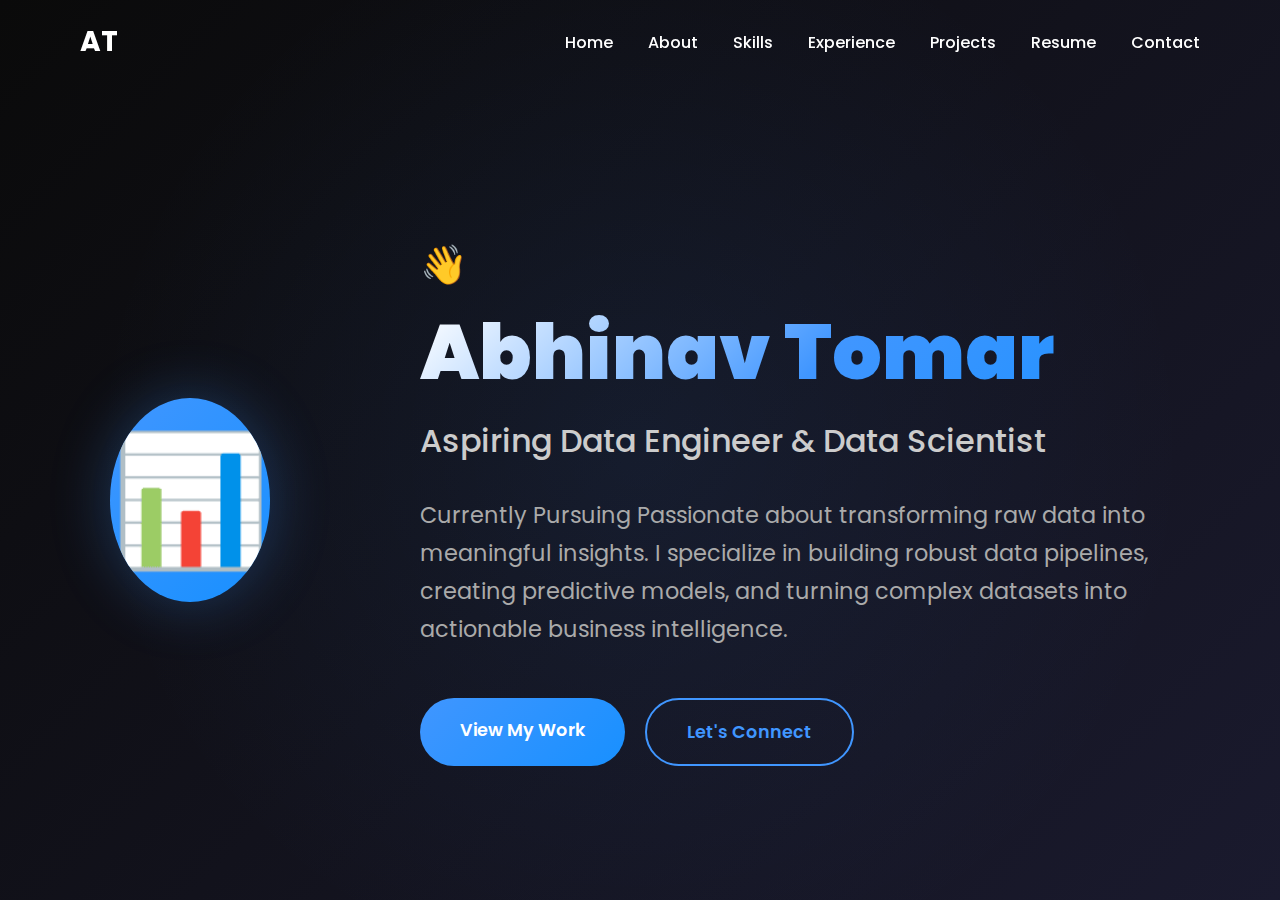
<file: home.html>
<!DOCTYPE html>
<html lang="en">
<head>
    <meta charset="UTF-8">
    <meta name="viewport" content="width=device-width, initial-scale=1.0">
    <title>Abhinav Tomar - Data Engineer & Data Scientist</title>
    <link href="https://fonts.googleapis.com/css2?family=Poppins:wght@300;400;500;600;700;800;900&display=swap" rel="stylesheet">
    <link rel="stylesheet" href="style.css">
</head>
<body>
    <nav id="nav">
        <div class="nav-container">
            <a href="home.html" class="logo">AT</a>
            <ul class="nav-links">
                <li><a href="home.html">Home</a></li>
                <li><a href="about.html">About</a></li>
                <li><a href="skills.html">Skills</a></li>
                <li><a href="experience.html">Experience</a></li>
                <li><a href="projects.html">Projects</a></li>
                <li><a href="resume.html">Resume</a></li>
                <li><a href="contact.html">Contact</a></li>
            </ul>
        </div>
    </nav>

    <full-width-section id="home" class="hero">
        <div class="hero-content">
            <div class="hero-photo">
                📊
            </div>
            <div class="hero-text">
                <div class="hero-greeting">Hi! I am</div>
                <h1 class="hero-name">Abhinav Tomar</h1>
                <p class="subtitle">Aspiring Data Engineer & Data Scientist</p>
                <p class="description">Currently Pursuing Passionate about transforming raw data into meaningful insights. I specialize in building robust data pipelines, creating predictive models, and turning complex datasets into actionable business intelligence.</p>
                <div class="cta-buttons">
                    <a href="#projects" class="cta-button cta-primary">View My Work</a>
                    <a href="#contact" class="cta-button cta-secondary">Let's Connect</a>
                </div>
            </div>
        </div>
    </full-width-section>

    <script src="script.js"></script>

</body>
</html>
</file>
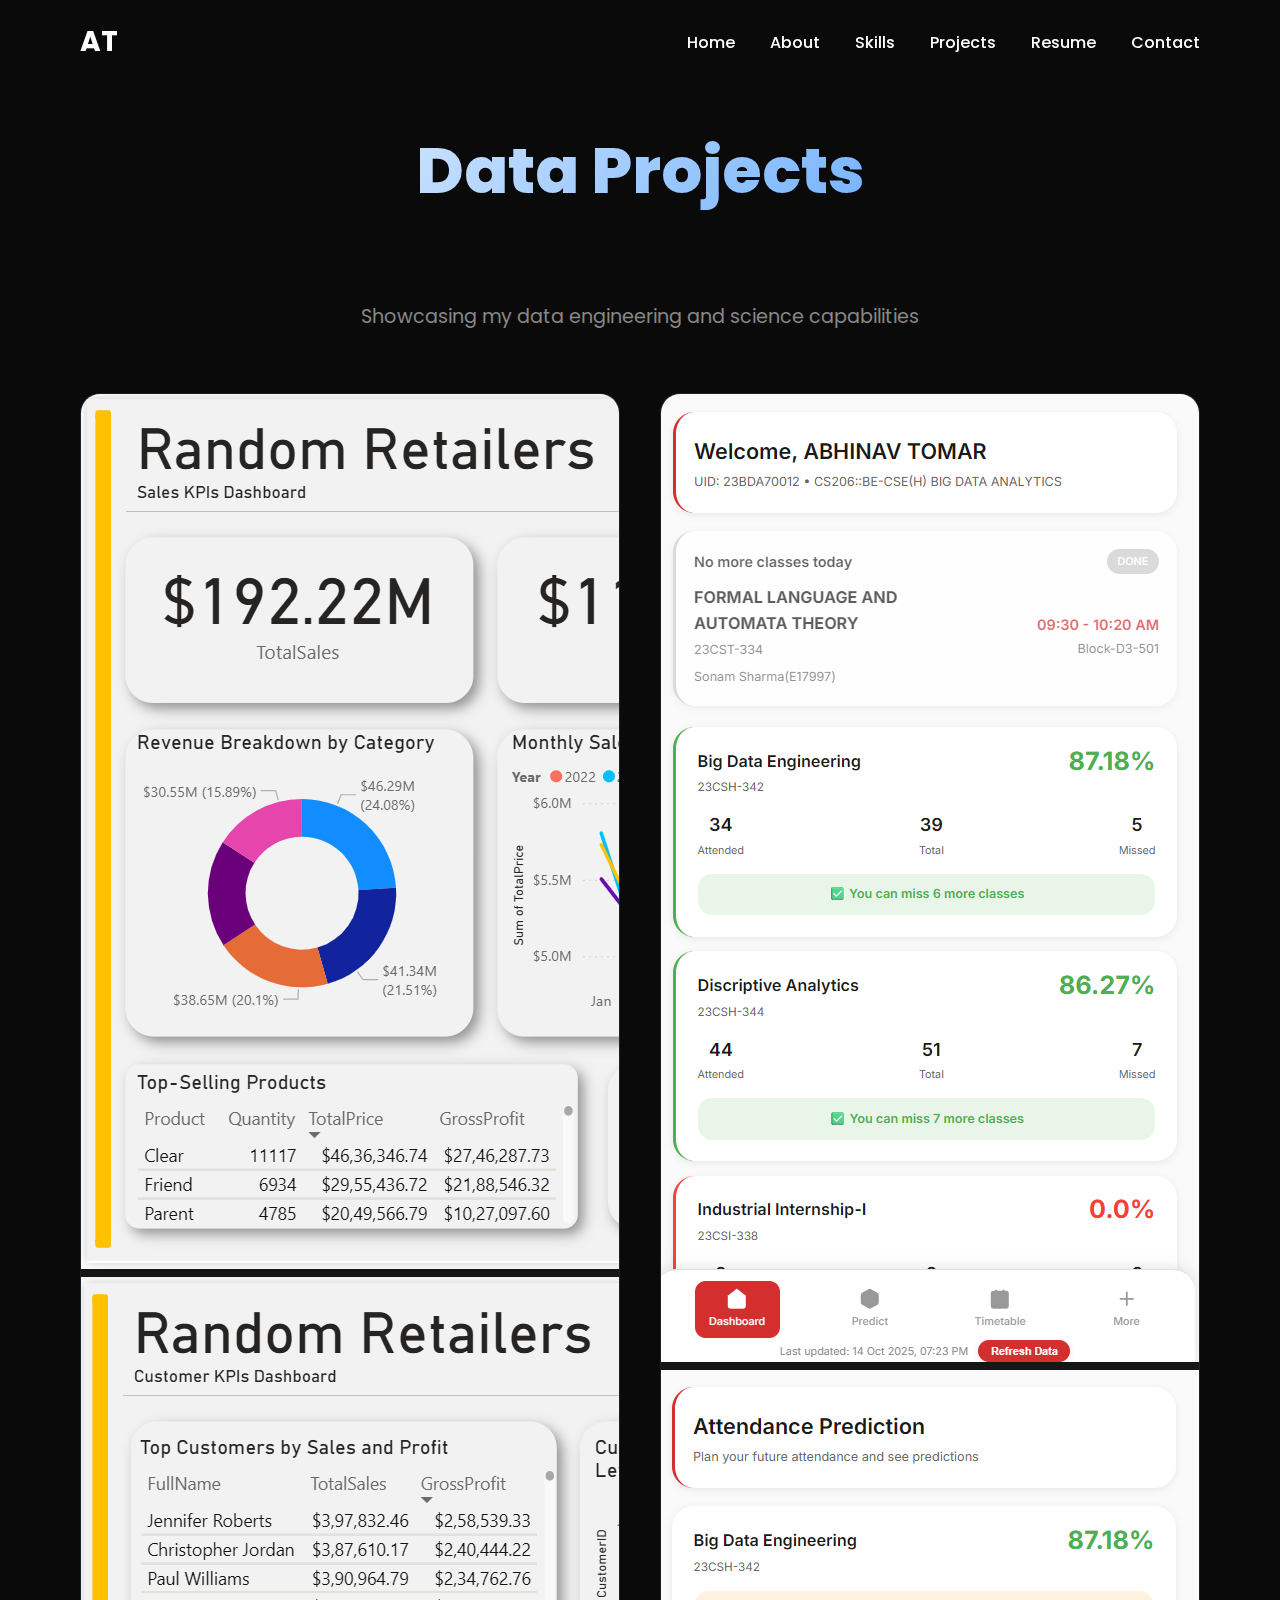
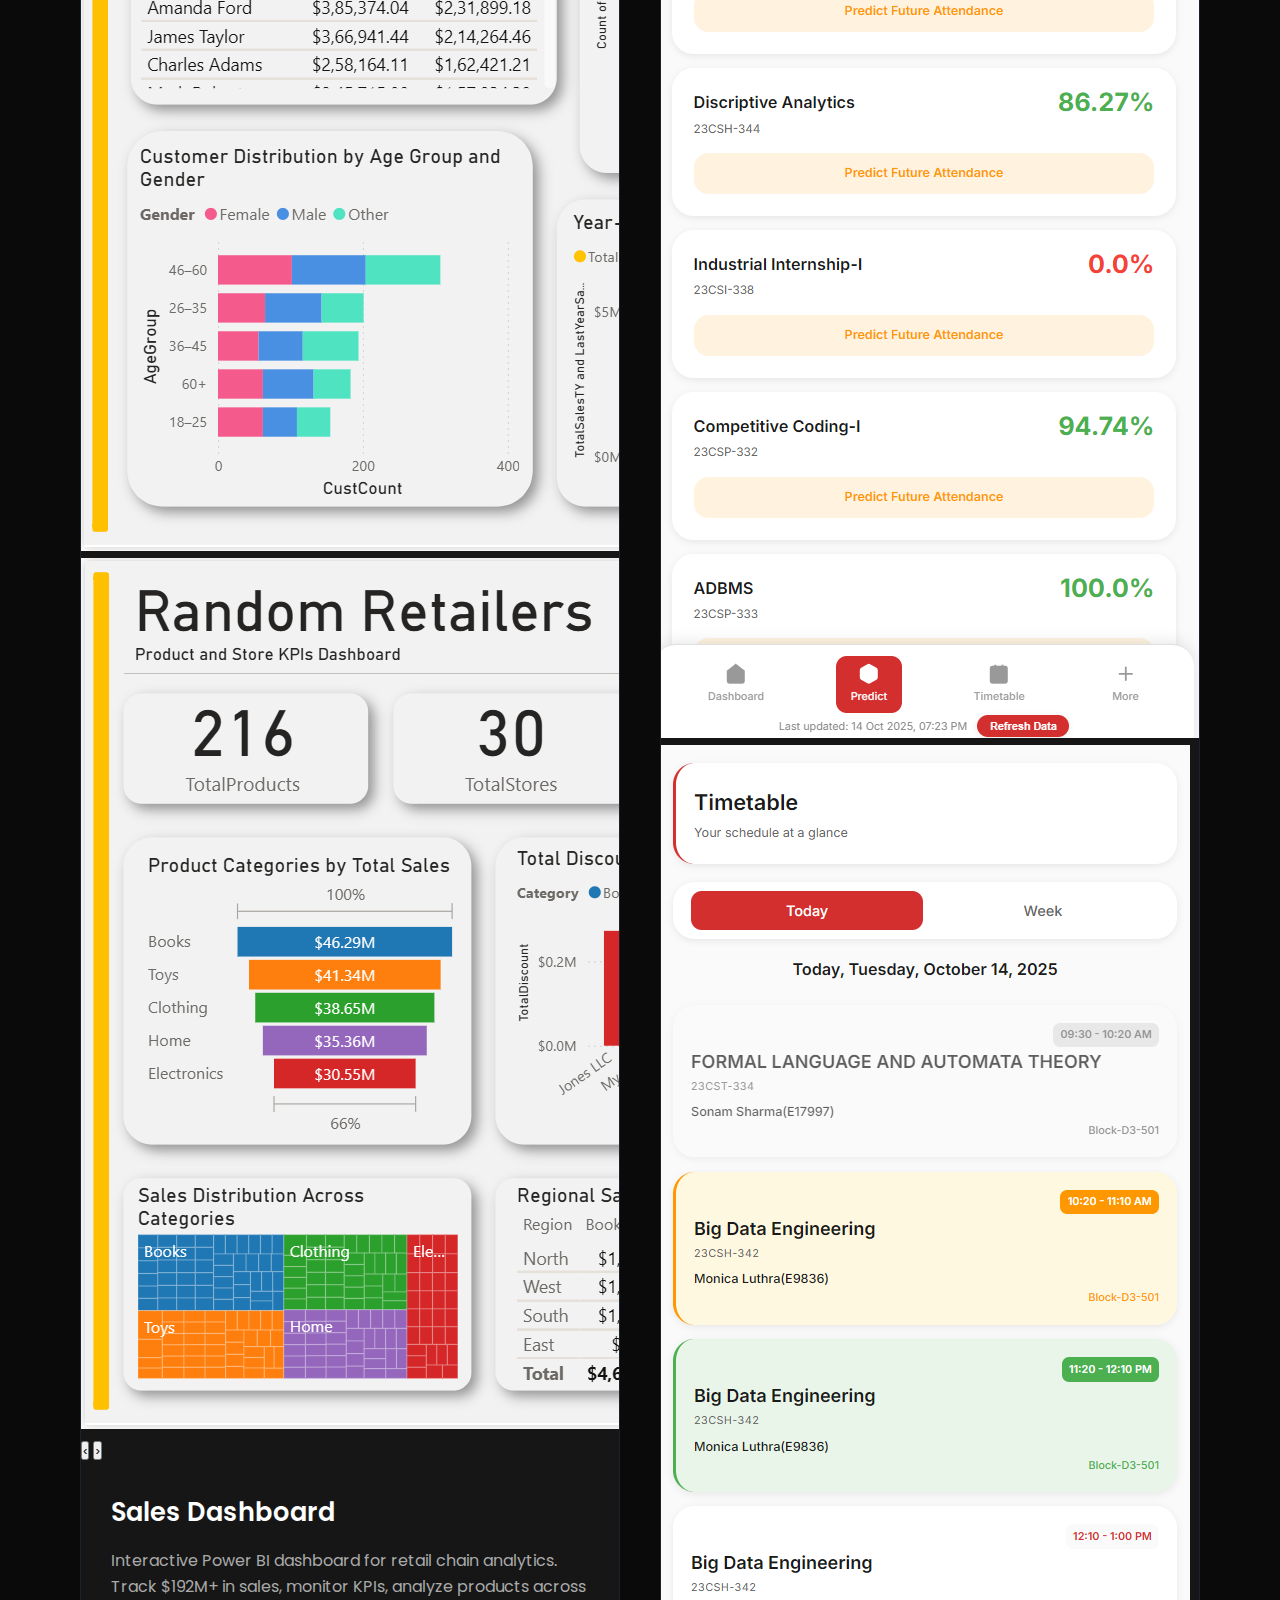
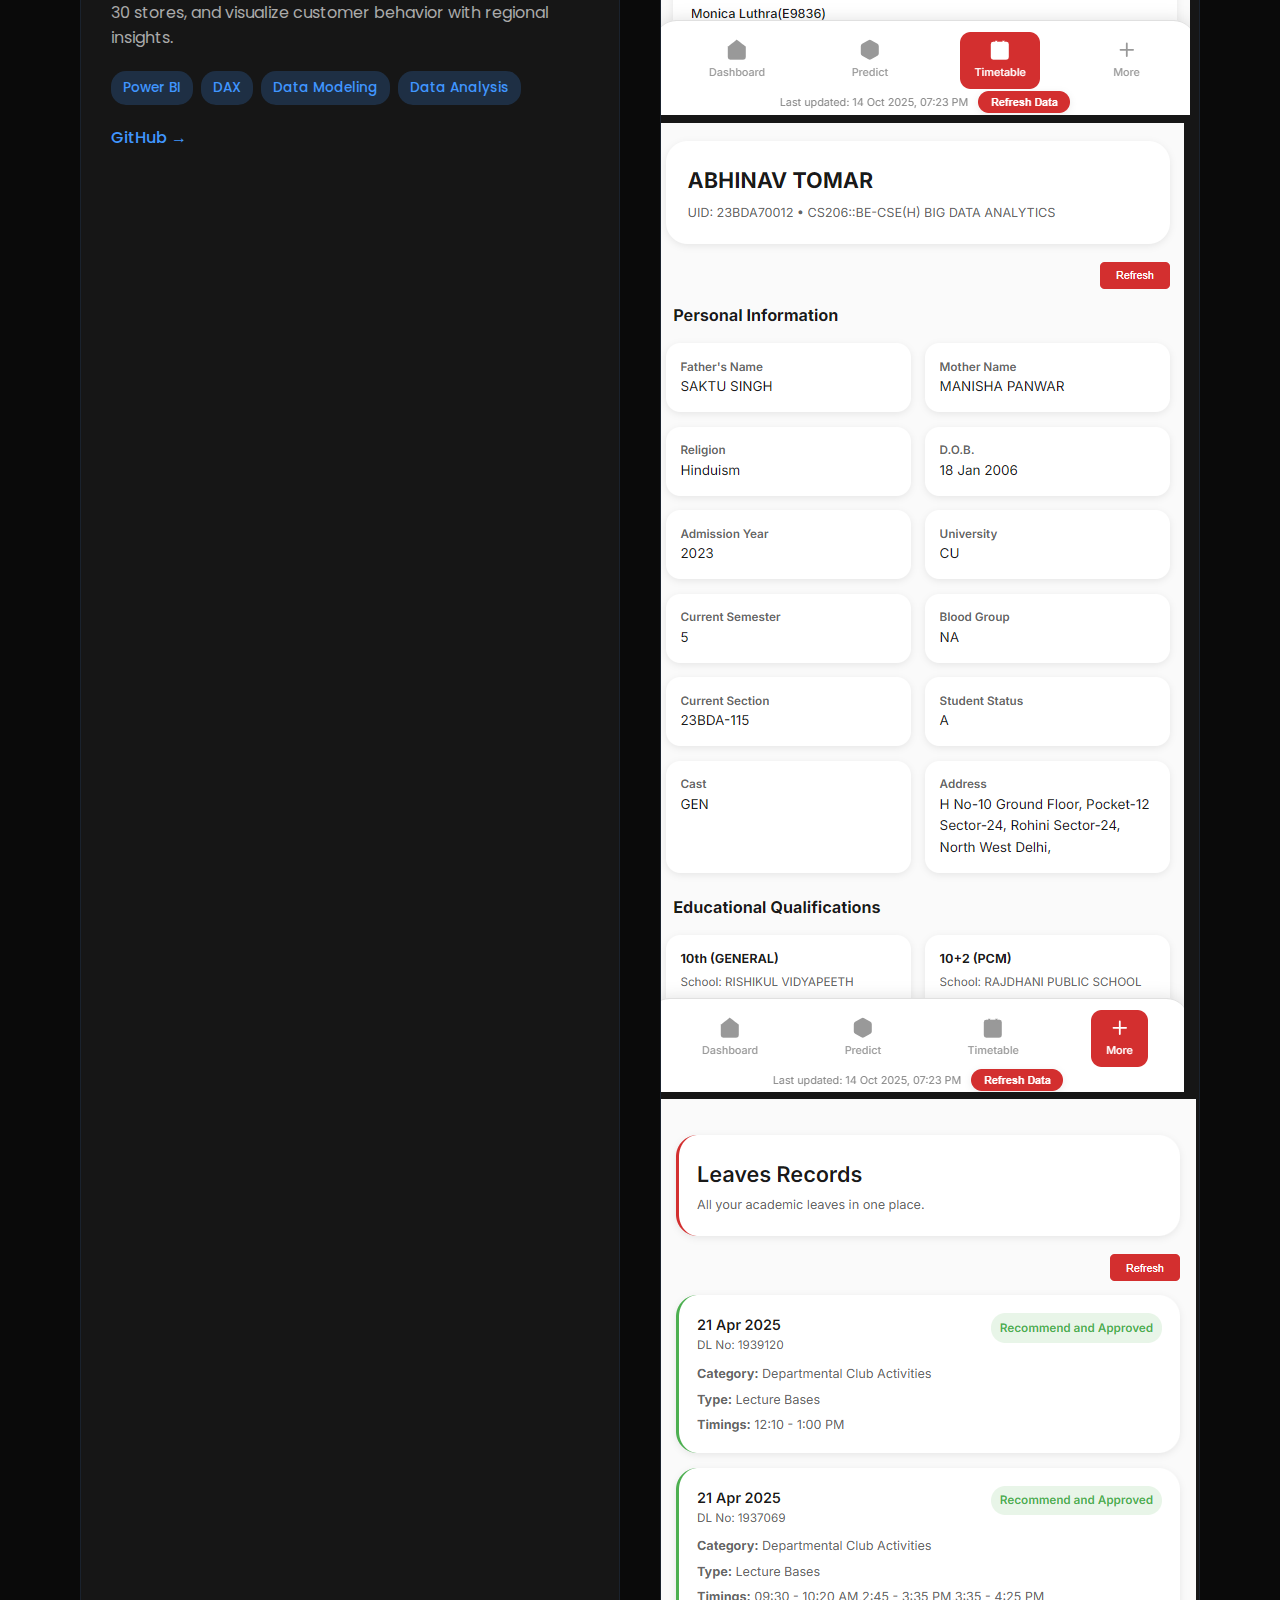
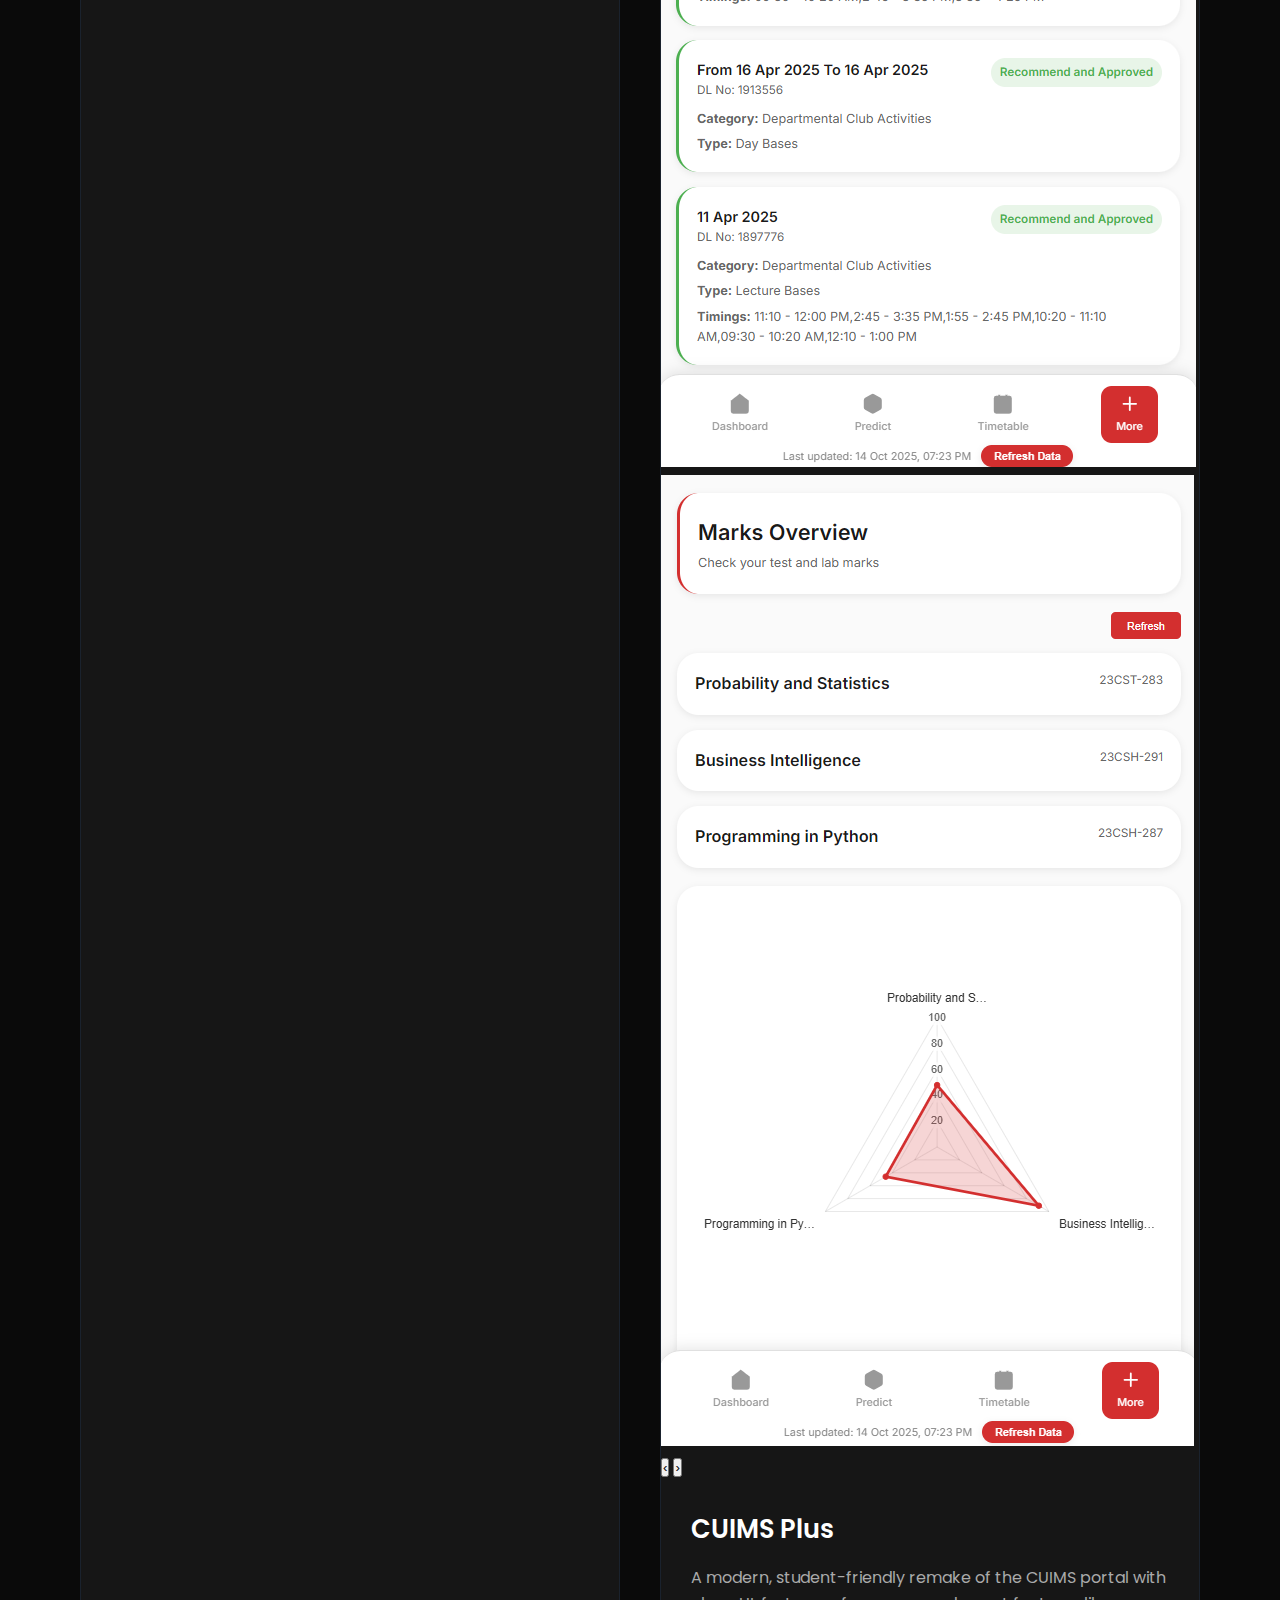
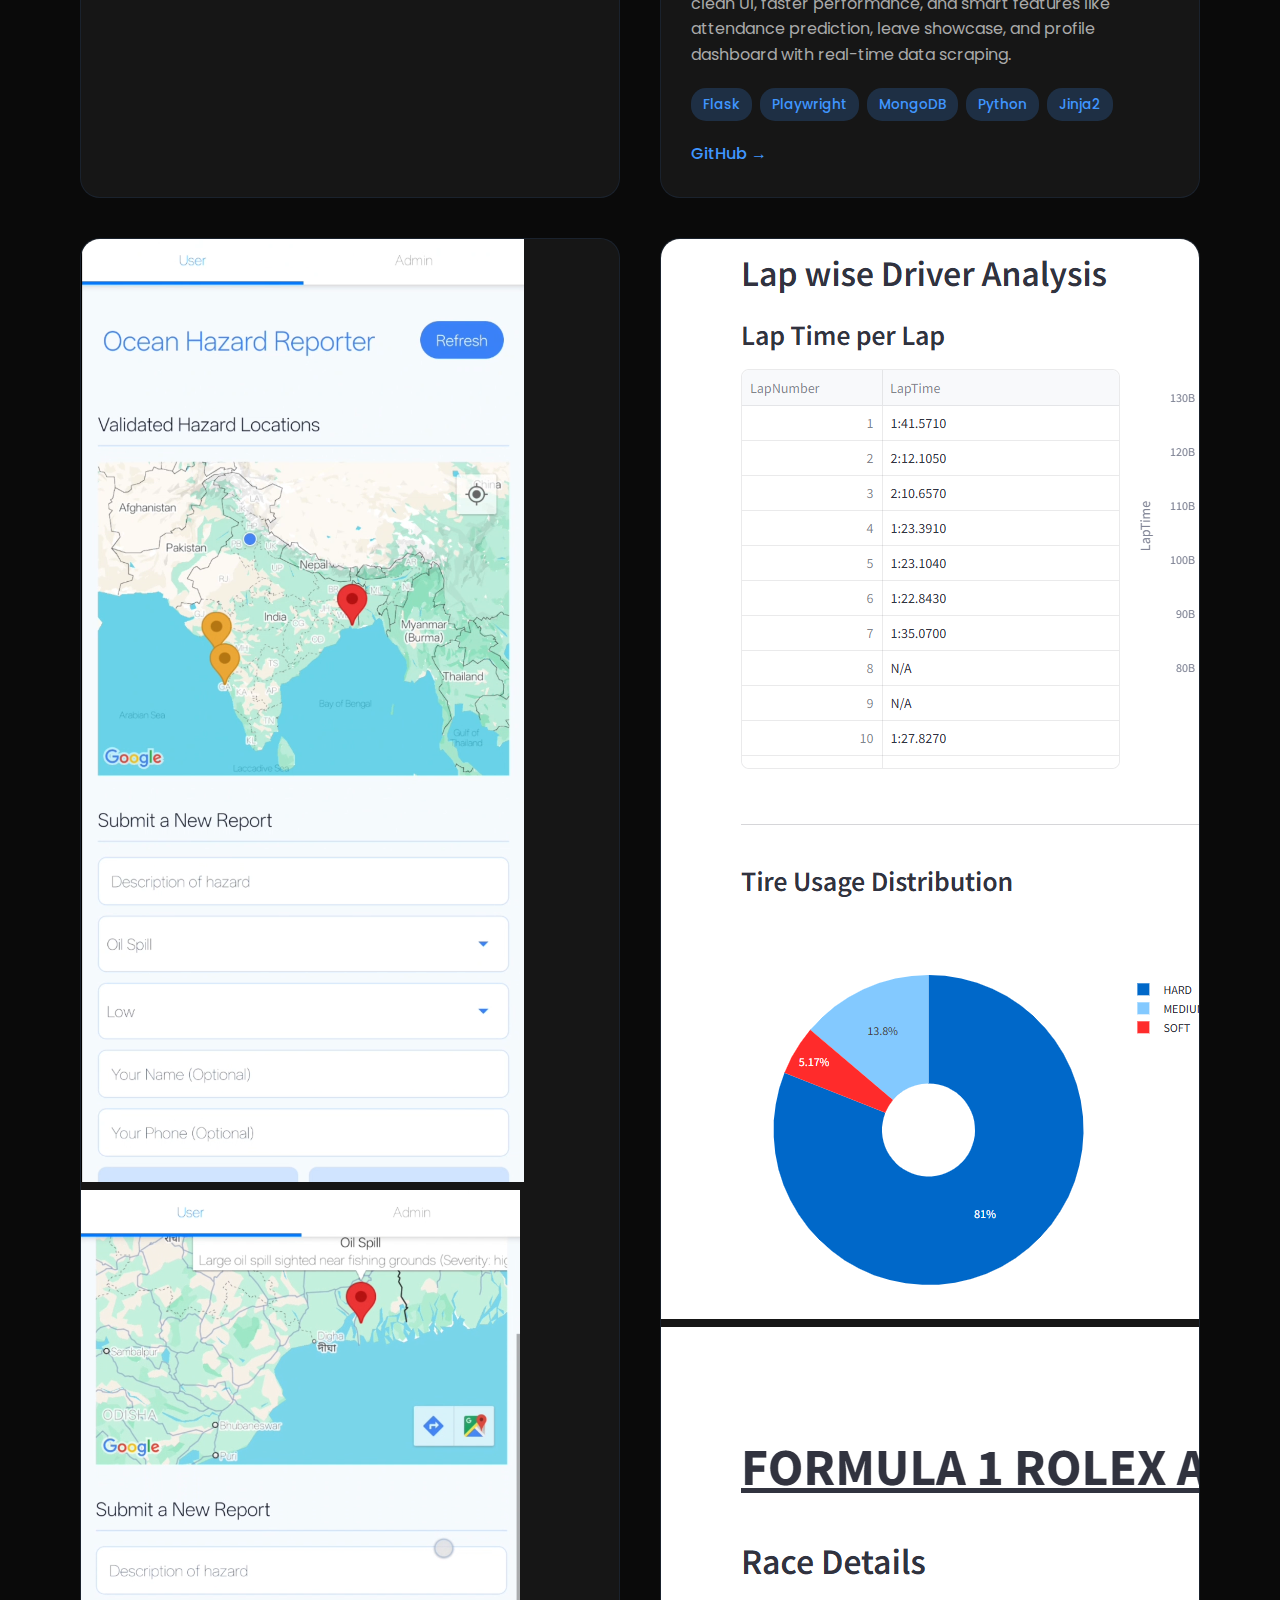
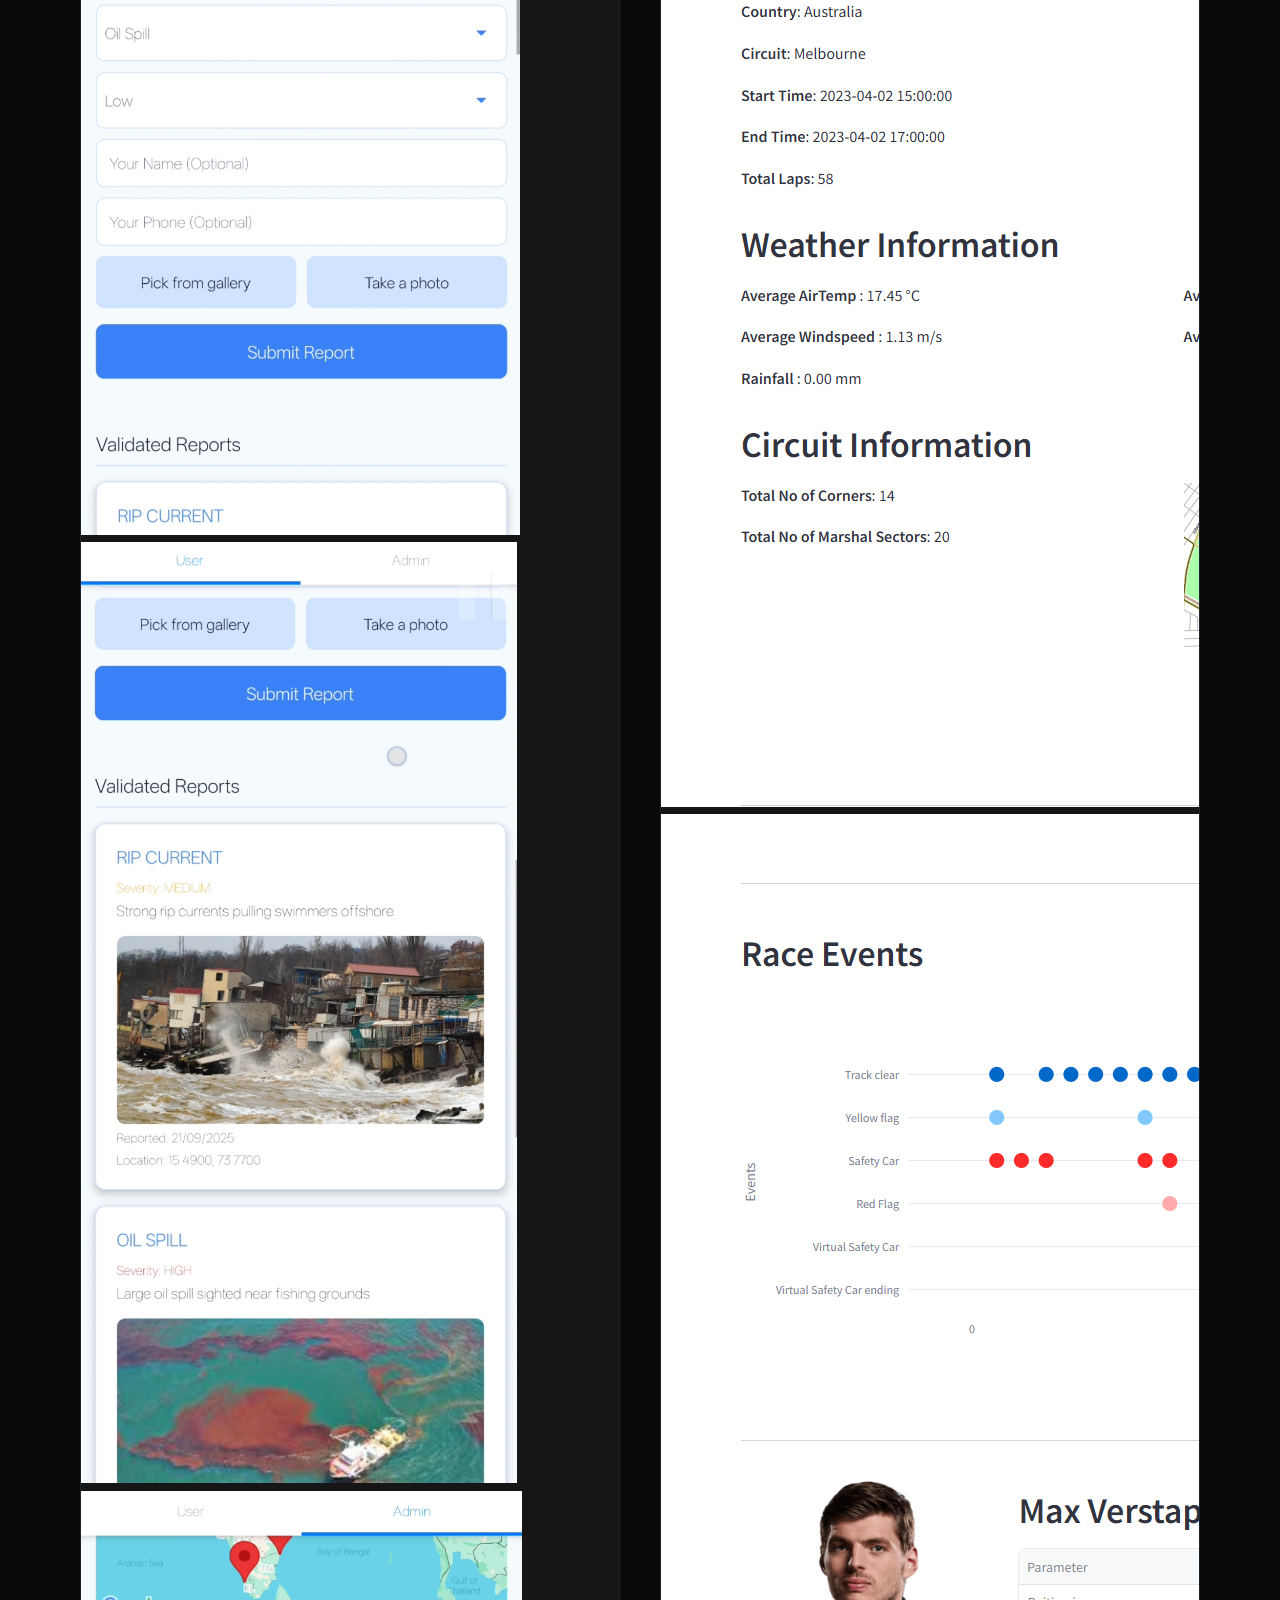
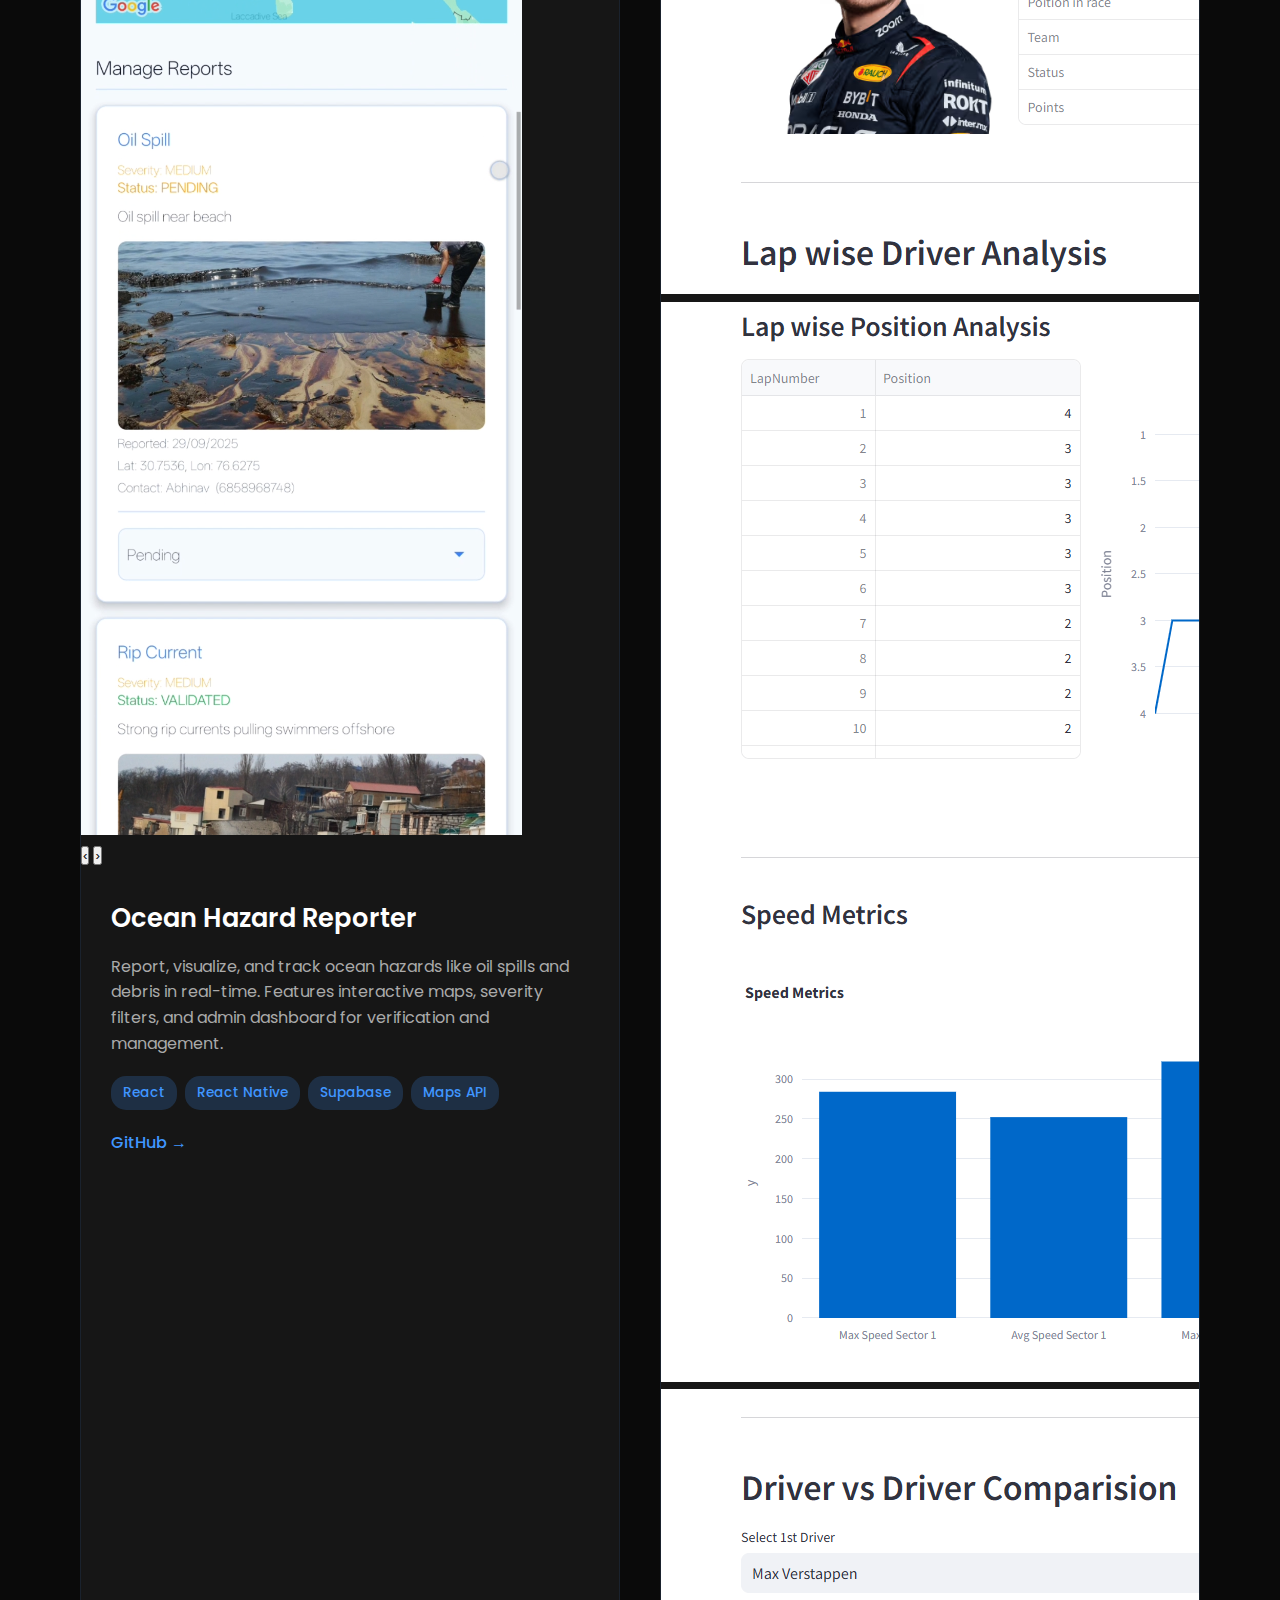
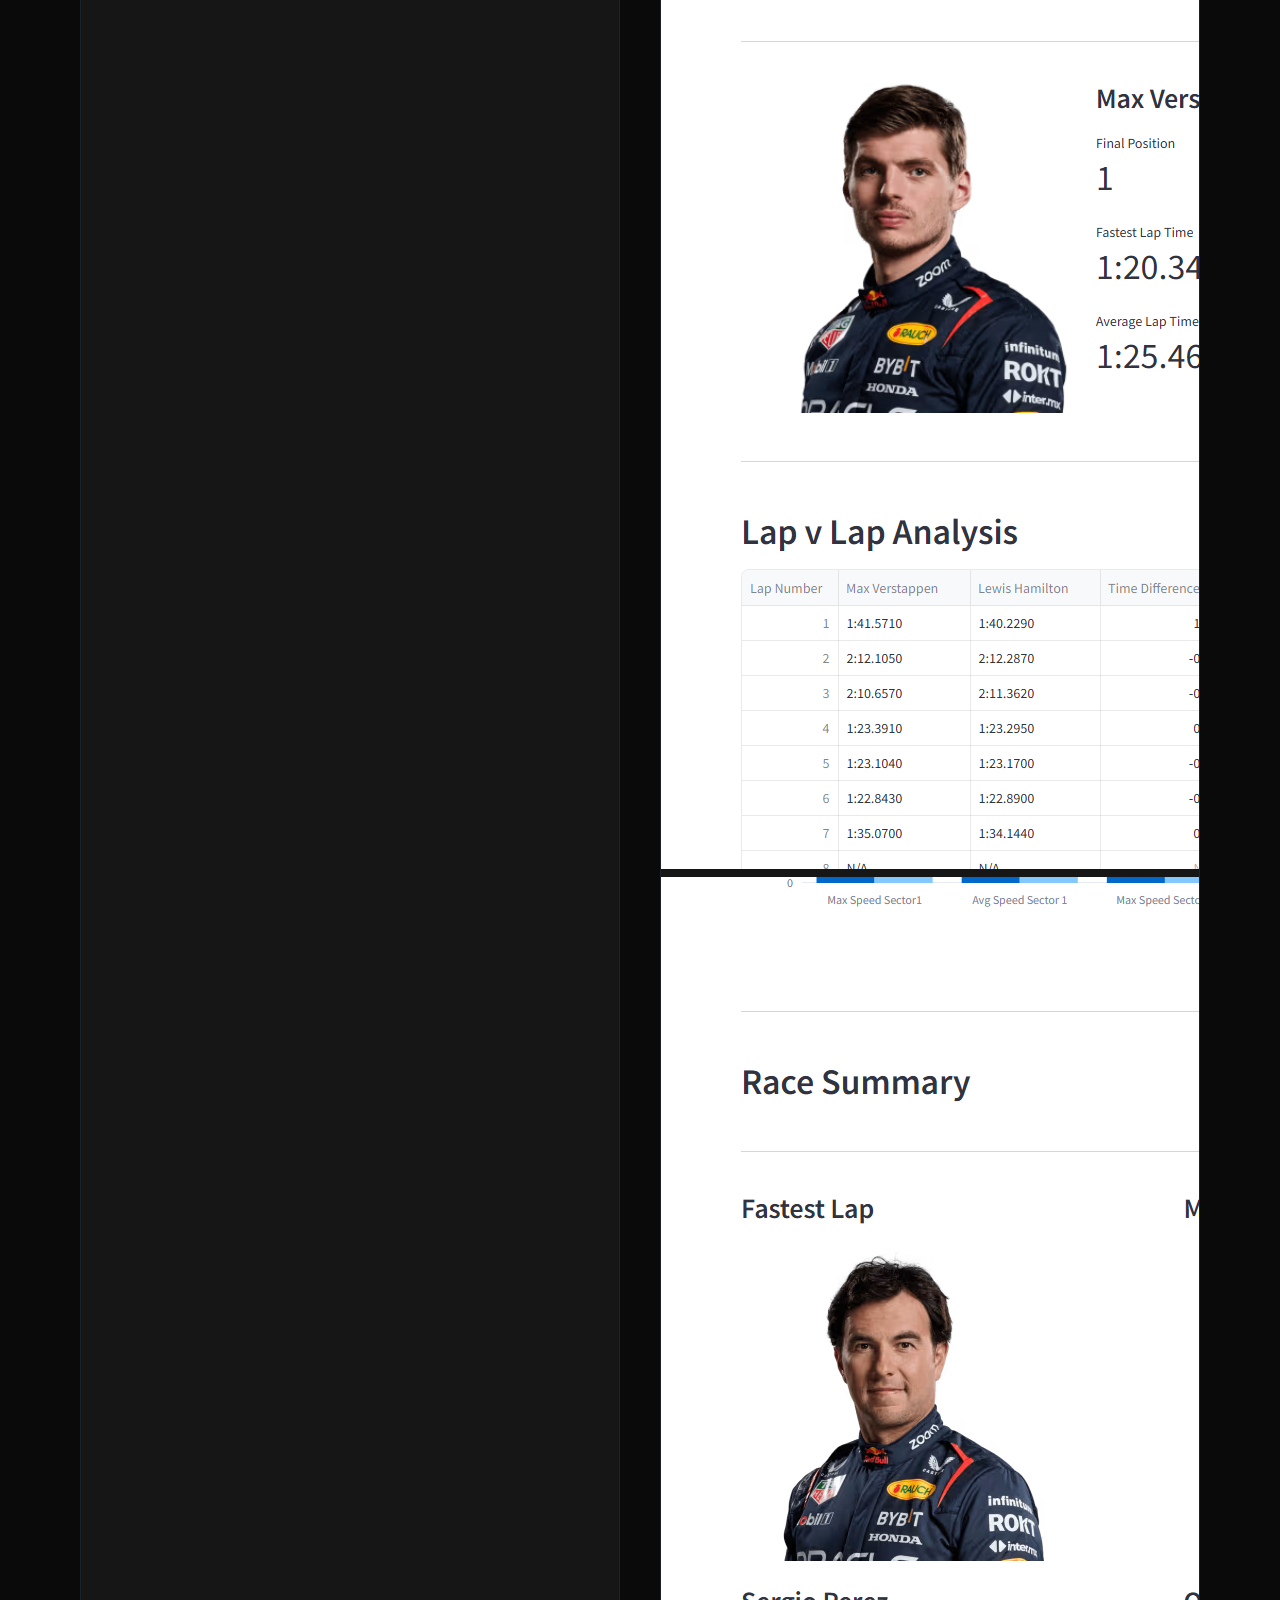
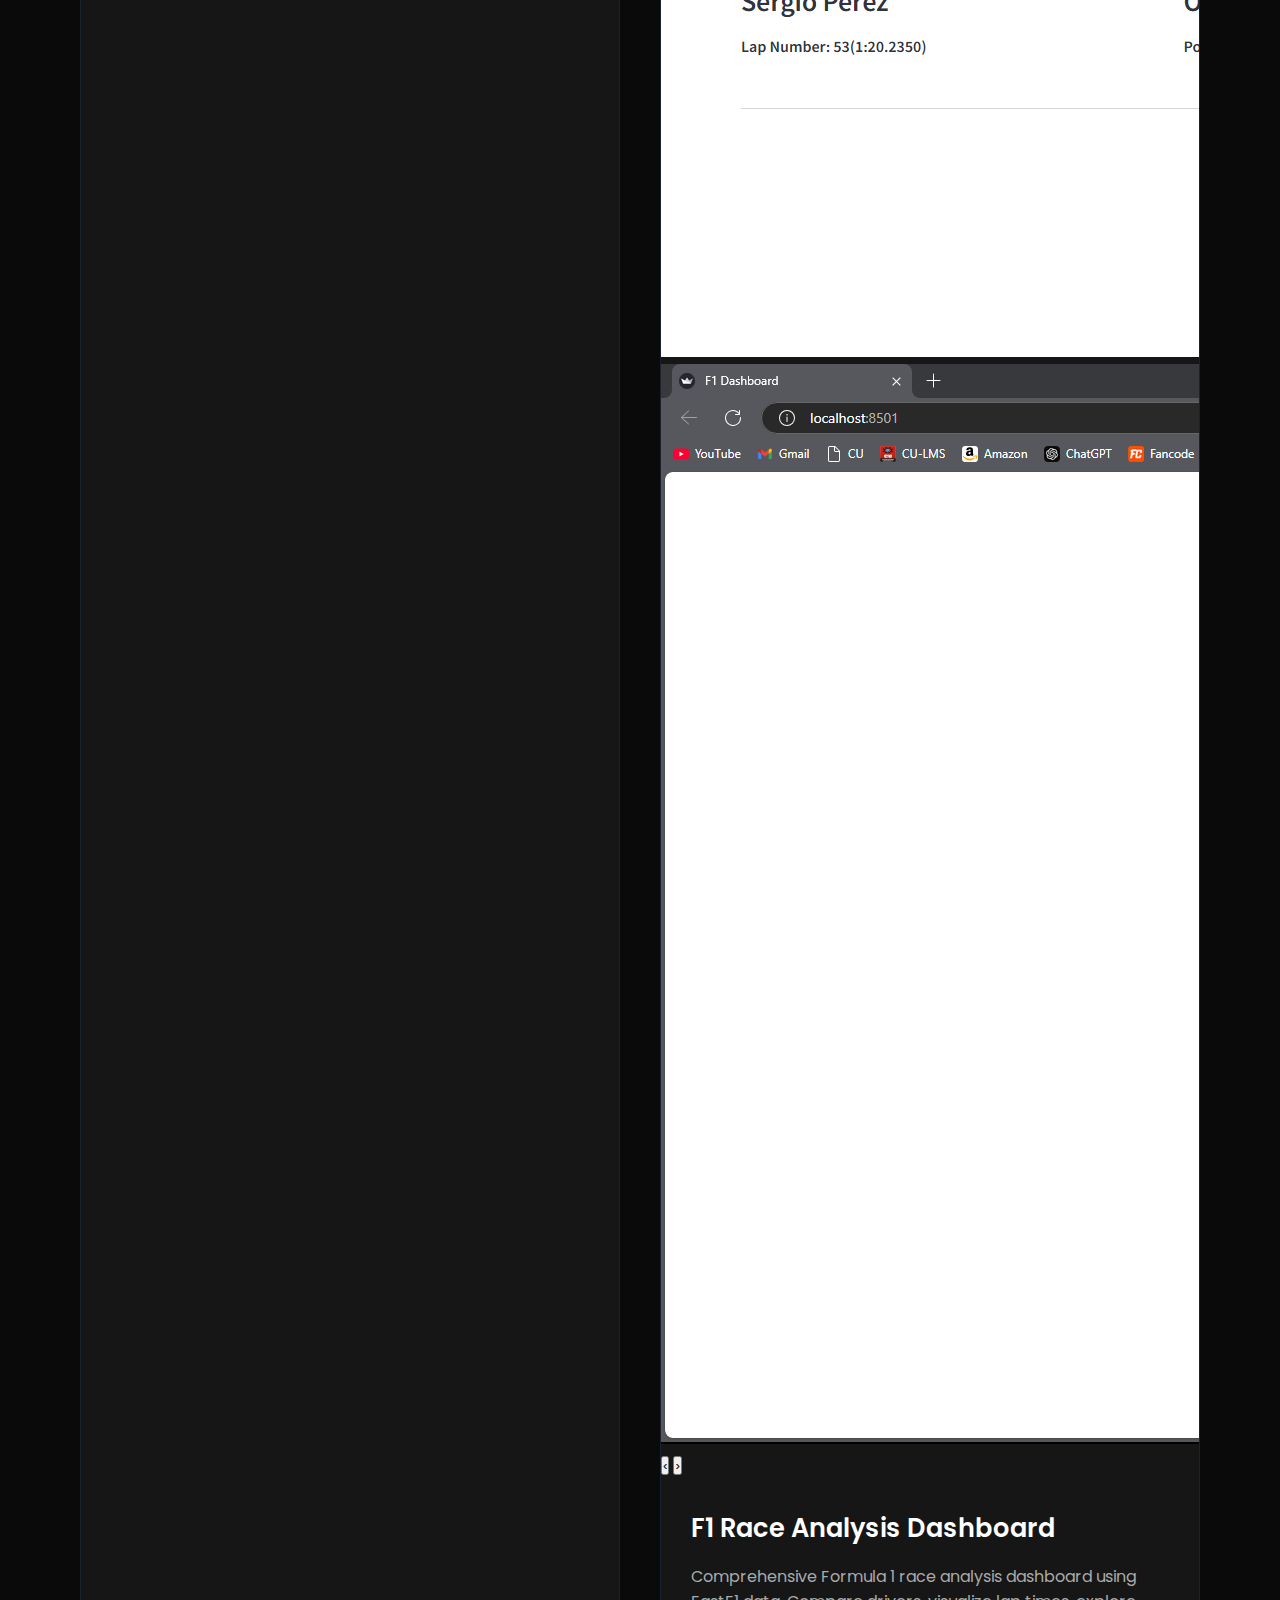
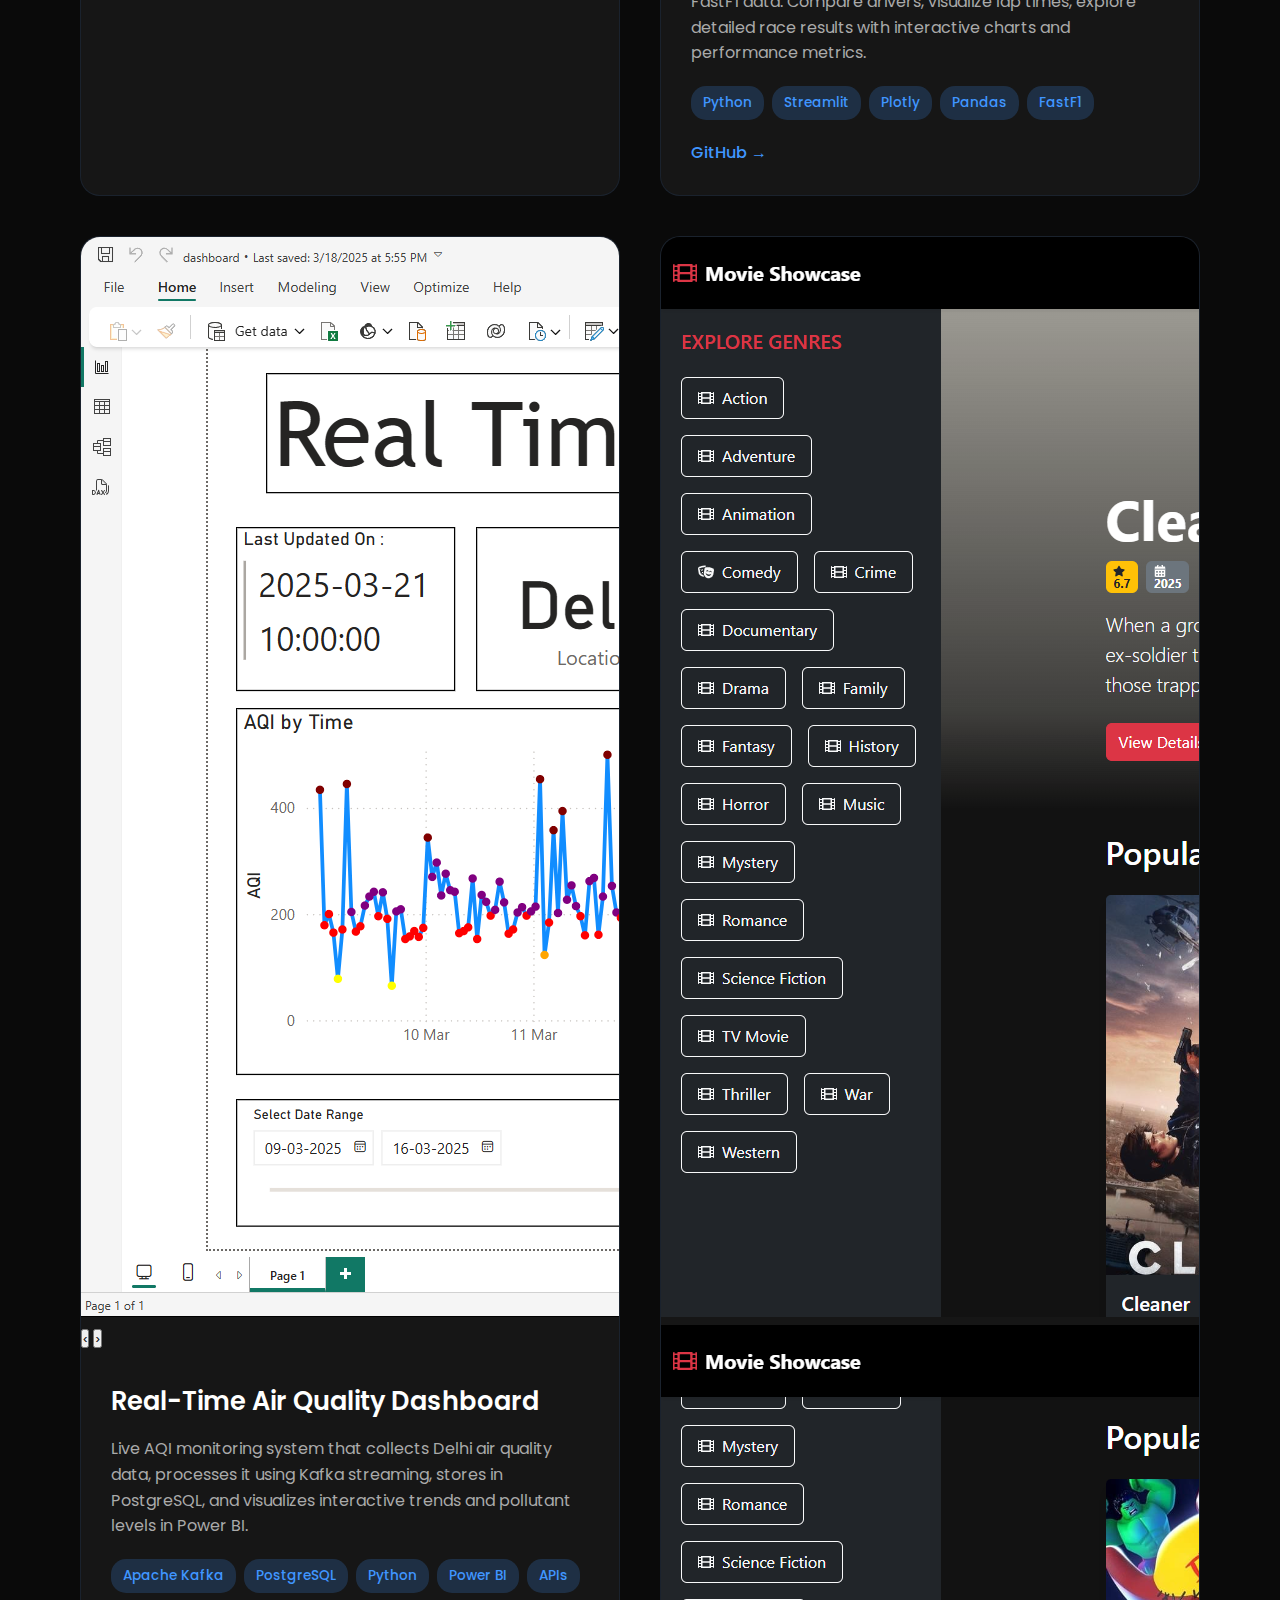
<file: projects.html>
<!DOCTYPE html>
<html lang="en">
<head>
    <meta charset="UTF-8">
    <meta name="viewport" content="width=device-width, initial-scale=1.0">
    <title>Abhinav Tomar - Data Engineer & Data Scientist</title>
    <link href="https://fonts.googleapis.com/css2?family=Poppins:wght@300;400;500;600;700;800;900&display=swap" rel="stylesheet">
    <link rel="stylesheet" href="style.css">
</head>
<body>
    <nav id="nav">
        <div class="nav-container">
            <a href="index.html" class="logo">AT</a>
            <ul class="nav-links">
                <li><a href="index.html">Home</a></li>
                <li><a href="about.html">About</a></li>
                <li><a href="skills.html">Skills</a></li>
                <li><a href="projects.html">Projects</a></li>
                <li><a href="https://drive.google.com/file/d/11-TLxzfa3yTw55o44Is4kdtdxe7Awl7s/view?usp=sharing" target="_blank">Resume</a></li>
                <li><a href="contact.html">Contact</a></li>
            </ul>
        </div>
    </nav>
    <main class="page-content">
    <section id="projects">
        <h2 class="section-title fade-in">Data Projects</h2>
        <p class="section-subtitle fade-in">Showcasing my data engineering and science capabilities</p>
        <div class="projects-grid">
            <!-- Sales Dashboard -->
                <div class="project-card">
                    <div class="project-carousel" data-project="sales">
                        <div class="carousel-track">
                            <div class="carousel-slide">
                                <img src="projects/sales/1.png" alt="">
                            </div>
                            <div class="carousel-slide">
                                <img src="projects/sales/2.png" alt="">
                            </div>
                            <div class="carousel-slide">
                                <img src="projects/sales/3.png" alt="">
                            </div>
                        </div>
                        <button class="carousel-btn prev" onclick="moveCarousel(event, this, -1)">‹</button>
                        <button class="carousel-btn next" onclick="moveCarousel(event, this, 1)">›</button>
                        <div class="carousel-indicators"></div>
                    </div>
                    <div class="project-content">
                        <h3>Sales Dashboard</h3>
                        <p>Interactive Power BI dashboard for retail chain analytics. Track $192M+ in sales, monitor KPIs, analyze products across 30 stores, and visualize customer behavior with regional insights.</p>
                        <div class="project-tech">
                            <span class="tech-tag">Power BI</span>
                            <span class="tech-tag">DAX</span>
                            <span class="tech-tag">Data Modeling</span>
                            <span class="tech-tag">Data Analysis</span>
                        </div>
                        <div class="project-links">
                            <a href="https://github.com/abhiii1801/Sales-Dashboard" target="_blank" class="project-link">GitHub →</a>
                        </div>
                    </div>
                </div>

                <div class="project-card">
                    <div class="project-carousel" data-project="cuims">
                        <div class="carousel-track">
                            <div class="carousel-slide">
                                <img src="projects/cuims/1.png" alt="CUIMS Dashboard">
                            </div>
                            <div class="carousel-slide">
                                <img src="projects/cuims/2.png" alt="Attendance Feature">
                            </div>
                            <div class="carousel-slide">
                                <img src="projects/cuims/3.png" alt="Profile Dashboard">
                            </div>
                            <div class="carousel-slide">
                                <img src="projects/cuims/4.png" alt="Timetable">
                            </div>
                            <div class="carousel-slide">
                                <img src="projects/cuims/5.png" alt="Timetable">
                            </div>
                            <div class="carousel-slide">
                                <img src="projects/cuims/6.png" alt="Timetable">
                            </div>
                        </div>
                        <button class="carousel-btn prev" onclick="moveCarousel(event, this, -1)">‹</button>
                        <button class="carousel-btn next" onclick="moveCarousel(event, this, 1)">›</button>
                        <div class="carousel-indicators"></div>
                    </div>
                    <div class="project-content">
                        <h3>CUIMS Plus</h3>
                        <p>A modern, student-friendly remake of the CUIMS portal with clean UI, faster performance, and smart features like attendance prediction, leave showcase, and profile dashboard with real-time data scraping.</p>
                        <div class="project-tech">
                            <span class="tech-tag">Flask</span>
                            <span class="tech-tag">Playwright</span>
                            <span class="tech-tag">MongoDB</span>
                            <span class="tech-tag">Python</span>
                            <span class="tech-tag">Jinja2</span>
                        </div>
                        <div class="project-links">
                            <a href="https://github.com/abhiii1801/CUIMS-Plus" target="_blank" class="project-link">GitHub →</a>
                        </div>
                    </div>
                </div>

                <!-- Ocean Hazard Reporter -->
                <div class="project-card">
                    <div class="project-carousel" data-project="ocean">
                        <div class="carousel-track">
                            <div class="carousel-slide">
                                <img src="projects/ocean/1.png" alt="">
                            </div>
                            <div class="carousel-slide">
                                <img src="projects/ocean/2.png" alt="">
                            </div>
                            <div class="carousel-slide">
                                <img src="projects/ocean/3.png" alt="">
                            </div>
                            <div class="carousel-slide">
                                <img src="projects/ocean/4.png" alt="">
                            </div>
                        </div>
                        <button class="carousel-btn prev" onclick="moveCarousel(event, this, -1)">‹</button>
                        <button class="carousel-btn next" onclick="moveCarousel(event, this, 1)">›</button>
                        <div class="carousel-indicators"></div>
                    </div>
                    <div class="project-content">
                        <h3>Ocean Hazard Reporter</h3>
                        <p>Report, visualize, and track ocean hazards like oil spills and debris in real-time. Features interactive maps, severity filters, and admin dashboard for verification and management.</p>
                        <div class="project-tech">
                            <span class="tech-tag">React</span>
                            <span class="tech-tag">React Native</span>
                            <span class="tech-tag">Supabase</span>
                            <span class="tech-tag">Maps API</span>
                        </div>
                        <div class="project-links">
                            <a href="https://github.com/abhiii1801/OceanHazardReporter" target="_blank" class="project-link">GitHub →</a>
                        </div>
                    </div>
                </div>

                <!-- F1 Race Analysis Dashboard -->
                <div class="project-card">
                    <div class="project-carousel" data-project="f1">
                        <div class="carousel-track">
                            <div class="carousel-slide">
                                <img src="projects/f1/3.png" alt="">
                            </div>
                            <div class="carousel-slide">
                                <img src="projects/f1/1.png" alt="">
                            </div>
                            <div class="carousel-slide">
                                <img src="projects/f1/2.png" alt="">
                            </div>
                            <div class="carousel-slide">
                                <img src="projects/f1/4.png" alt="">
                            </div>
                            <div class="carousel-slide">
                                <img src="projects/f1/5.png" alt="">
                            </div>
                            <div class="carousel-slide">
                                <img src="projects/f1/6.png" alt="">
                            </div>
                            <div class="carousel-slide">
                                <img src="projects/f1/7.png" alt="">
                            </div>
                        </div>
                        <button class="carousel-btn prev" onclick="moveCarousel(event, this, -1)">‹</button>
                        <button class="carousel-btn next" onclick="moveCarousel(event, this, 1)">›</button>
                        <div class="carousel-indicators"></div>
                    </div>
                    <div class="project-content">
                        <h3>F1 Race Analysis Dashboard</h3>
                        <p>Comprehensive Formula 1 race analysis dashboard using FastF1 data. Compare drivers, visualize lap times, explore detailed race results with interactive charts and performance metrics.</p>
                        <div class="project-tech">
                            <span class="tech-tag">Python</span>
                            <span class="tech-tag">Streamlit</span>
                            <span class="tech-tag">Plotly</span>
                            <span class="tech-tag">Pandas</span>
                            <span class="tech-tag">FastF1</span>
                        </div>
                        <div class="project-links">
                            <a href="https://github.com/abhiii1801/F1-Race-Analysis-Dashboard" target="_blank" class="project-link">GitHub →</a>
                        </div>
                    </div>
                </div>

                <!-- Real-Time Air Quality Dashboard -->
                <div class="project-card">
                    <div class="project-carousel" data-project="realaqi">
                        <div class="carousel-track">
                            <div class="carousel-slide">
                                <img src="projects/realaqi/1.png" alt="">
                            </div>
                        </div>
                        <button class="carousel-btn prev" onclick="moveCarousel(event, this, -1)">‹</button>
                        <button class="carousel-btn next" onclick="moveCarousel(event, this, 1)">›</button>
                        <div class="carousel-indicators"></div>
                    </div>
                    <div class="project-content">
                        <h3>Real-Time Air Quality Dashboard</h3>
                        <p>Live AQI monitoring system that collects Delhi air quality data, processes it using Kafka streaming, stores in PostgreSQL, and visualizes interactive trends and pollutant levels in Power BI.</p>
                        <div class="project-tech">
                            <span class="tech-tag">Apache Kafka</span>
                            <span class="tech-tag">PostgreSQL</span>
                            <span class="tech-tag">Python</span>
                            <span class="tech-tag">Power BI</span>
                            <span class="tech-tag">APIs</span>
                        </div>
                        <div class="project-links">
                            <a href="https://github.com/abhiii1801/Real-Time-Air-Quality-Dashboard" target="_blank" class="project-link">GitHub →</a>
                        </div>
                    </div>
                </div>

                <!-- Movie Showcase -->
                <div class="project-card">
                    <div class="project-carousel" data-project="movie">
                        <div class="carousel-track">
                            <div class="carousel-slide">
                                <img src="projects/movie/1.png" alt="">
                            </div>
                            <div class="carousel-slide">
                                <img src="projects/movie/2.png" alt="">
                            </div>
                            <div class="carousel-slide">
                                <img src="projects/movie/3.png" alt="">
                            </div>
                            <div class="carousel-slide">
                                <img src="projects/movie/4.png" alt="">
                            </div>
                            <div class="carousel-slide">
                                <img src="projects/movie/5.png" alt="">
                            </div>
                            <div class="carousel-slide">
                                <img src="projects/movie/6.png" alt="">
                            </div>
                        </div>
                        <button class="carousel-btn prev" onclick="moveCarousel(event, this, -1)">‹</button>
                        <button class="carousel-btn next" onclick="moveCarousel(event, this, 1)">›</button>
                        <div class="carousel-indicators"></div>
                    </div>
                    <div class="project-content">
                        <h3>Movie Showcase</h3>
                        <p>Full-stack movie exploration app powered by TMDb API. Browse trending movies, search by title, filter by genre, manage favorites, and view detailed information with secure JWT authentication.</p>
                        <div class="project-tech">
                            <span class="tech-tag">React</span>
                            <span class="tech-tag">Flask</span>
                            <span class="tech-tag">PostgreSQL</span>
                            <span class="tech-tag">JWT</span>
                            <span class="tech-tag">TMDb API</span>
                        </div>
                        <div class="project-links">
                            <a href="https://github.com/abhiii1801/Movie-Showcase" target="_blank" class="project-link">GitHub →</a>
                        </div>
                    </div>
                </div>

                <!-- SpendWise Expense Tracker -->
                <div class="project-card">
                    <div class="project-carousel" data-project="expense">
                        <div class="carousel-track">
                            <div class="carousel-slide">
                                <img src="projects/spend/1.png" alt="">
                            </div>
                            <div class="carousel-slide">
                                <img src="projects/spend/2.png" alt="">
                            </div>
                            <div class="carousel-slide">
                                <img src="projects/spend/3.png" alt="">
                            </div>
                            <div class="carousel-slide">
                                <img src="projects/spend/4.png" alt="">
                            </div>
                        </div>
                        <button class="carousel-btn prev" onclick="moveCarousel(event, this, -1)">‹</button>
                        <button class="carousel-btn next" onclick="moveCarousel(event, this, 1)">›</button>
                        <div class="carousel-indicators"></div>
                    </div>
                    <div class="project-content">
                        <h3>SpendWise Expense Tracker</h3>
                        <p>Personal finance management app with secure authentication. Track accounts, expenses, incomes, and transfers with interactive visualizations using Plotly charts for effective budget management.</p>
                        <div class="project-tech">
                            <span class="tech-tag">Flask</span>
                            <span class="tech-tag">MongoDB</span>
                            <span class="tech-tag">Plotly</span>
                            <span class="tech-tag">Python</span>
                            <span class="tech-tag">Bcrypt</span>
                        </div>
                        <div class="project-links">
                            <a href="https://github.com/abhiii1801/SpendWise-Expense-Tracker" target="_blank" class="project-link">GitHub →</a>
                        </div>
                    </div>
                </div>

                <!-- Flight Booking System -->
                <div class="project-card">
                    <div class="project-carousel" data-project="flight">
                        <div class="carousel-track">
                            <div class="carousel-slide">
                                <img src="projects/flight/1.jpeg" alt="">
                            </div>
                            <div class="carousel-slide">
                                <img src="projects/flight/2.jpeg" alt="">
                            </div>
                            <div class="carousel-slide">
                                <img src="projects/flight/3.jpeg" alt="">
                            </div>
                            <div class="carousel-slide">
                                <img src="projects/flight/4.jpeg" alt="">
                            </div>
                            <div class="carousel-slide">
                                <img src="projects/flight/5.jpeg" alt="">
                            </div>
                        </div>
                        <button class="carousel-btn prev" onclick="moveCarousel(event, this, -1)">‹</button>
                        <button class="carousel-btn next" onclick="moveCarousel(event, this, 1)">›</button>
                        <div class="carousel-indicators"></div>
                    </div>
                    <div class="project-content">
                        <h3>Flight Booking System</h3>
                        <p>Modern full-stack flight management platform. Search available flights by route and date, book tickets seamlessly, manage bookings, and view history with secure authentication.</p>
                        <div class="project-tech">
                            <span class="tech-tag">Flask</span>
                            <span class="tech-tag">PostgreSQL</span>
                            <span class="tech-tag">JavaScript</span>
                            <span class="tech-tag">HTML/CSS</span>
                            <span class="tech-tag">Python</span>
                        </div>
                        <div class="project-links">
                            <a href="https://github.com/abhiii1801/Flight-Booking-System" target="_blank" class="project-link">GitHub →</a>
                        </div>
                    </div>
                </div>

                <!-- Student Management System -->
                <div class="project-card">
                    <div class="project-content">
                        <h3>Student Management System</h3>
                        <p>Command-line college management system built with Go and MySQL. Manage student and teacher profiles, courses, attendance, grades, timetable, and fees with complete CRUD functionality.</p>
                        <div class="project-tech">
                            <span class="tech-tag">Go</span>
                            <span class="tech-tag">MySQL</span>
                            <span class="tech-tag">SQL</span>
                            <span class="tech-tag">CLI</span>
                        </div>
                        <div class="project-links">
                            <a href="https://github.com/abhiii1801/Student-Management-System" target="_blank" class="project-link">GitHub →</a>
                        </div>
                    </div>
                </div>
        </div>
    </section>
    </main>
    <!-- Lightbox for full-screen image viewing -->
    <div class="lightbox" id="lightbox">
        <button class="close-btn" onclick="closeLightbox()">✕</button>
        <div class="lightbox-content">
            <div class="lightbox-carousel">
                <div class="lightbox-track" id="lightboxTrack"></div>
                <button class="lightbox-btn prev" onclick="moveLightbox(-1)">‹</button>
                <button class="lightbox-btn next" onclick="moveLightbox(1)">›</button>
            </div>
            <div class="lightbox-indicators" id="lightboxIndicators"></div>
        </div>
    </div>



    <footer>
        <p>2025 Abhinav Tomar</p>
    </footer>

    <script>
        // Initialize carousel indices for each project
        const carouselStates = {};

        // Initialize all carousels on page load
        document.addEventListener('DOMContentLoaded', () => {
            const carousels = document.querySelectorAll('.project-carousel');
            carousels.forEach(carousel => {
                const projectId = carousel.dataset.project;
                carouselStates[projectId] = { currentIndex: 0 };
                
                // Create indicators
                const track = carousel.querySelector('.carousel-track');
                const slides = track.querySelectorAll('.carousel-slide');
                const indicatorContainer = carousel.querySelector('.carousel-indicators');
                
                slides.forEach((_, index) => {
                    const indicator = document.createElement('div');
                    indicator.className = 'indicator' + (index === 0 ? ' active' : '');
                    indicator.onclick = (e) => {
                        e.stopPropagation();
                        goToSlide(carousel, index);
                    };
                    indicatorContainer.appendChild(indicator);
                });

                // Add click to open lightbox
                carousel.onclick = (e) => {
                    if (!e.target.closest('.carousel-btn') && !e.target.closest('.indicator')) {
                        openLightbox(carousel);
                    }
                };
            });
        });

        function moveCarousel(event, button, direction) {
            event.stopPropagation();
            const carousel = button.closest('.project-carousel');
            const projectId = carousel.dataset.project;
            const track = carousel.querySelector('.carousel-track');
            const slides = track.querySelectorAll('.carousel-slide');
            
            let newIndex = carouselStates[projectId].currentIndex + direction;
            
            if (newIndex < 0) newIndex = slides.length - 1;
            if (newIndex >= slides.length) newIndex = 0;
            
            goToSlide(carousel, newIndex);
        }

        function goToSlide(carousel, index) {
            const projectId = carousel.dataset.project;
            const track = carousel.querySelector('.carousel-track');
            const slides = track.querySelectorAll('.carousel-slide');
            const indicators = carousel.querySelectorAll('.indicator');
            
            carouselStates[projectId].currentIndex = index;
            track.style.transform = `translateX(-${index * 100}%)`;
            
            indicators.forEach((ind, i) => {
                ind.classList.toggle('active', i === index);
            });
        }

        // Lightbox functionality
        let currentLightboxImages = [];
        let currentLightboxIndex = 0;

        function openLightbox(carousel) {
            const lightbox = document.getElementById('lightbox');
            const track = carousel.querySelector('.carousel-track');
            const slides = track.querySelectorAll('.carousel-slide img');
            const projectId = carousel.dataset.project;
            
            currentLightboxImages = Array.from(slides).map(img => img.src);
            currentLightboxIndex = carouselStates[projectId].currentIndex;
            
            renderLightbox();
            lightbox.classList.add('active');
            document.body.style.overflow = 'hidden';
        }

        function closeLightbox() {
            const lightbox = document.getElementById('lightbox');
            lightbox.classList.remove('active');
            document.body.style.overflow = '';
        }

        function renderLightbox() {
            const track = document.getElementById('lightboxTrack');
            const indicatorContainer = document.getElementById('lightboxIndicators');
            
            track.innerHTML = '';
            indicatorContainer.innerHTML = '';
            
            currentLightboxImages.forEach((src, index) => {
                const slide = document.createElement('div');
                slide.className = 'lightbox-slide';
                const img = document.createElement('img');
                img.src = src;
                img.alt = `Image ${index + 1}`;
                slide.appendChild(img);
                track.appendChild(slide);
                
                const indicator = document.createElement('div');
                indicator.className = 'indicator' + (index === currentLightboxIndex ? ' active' : '');
                indicator.onclick = () => goToLightboxSlide(index);
                indicatorContainer.appendChild(indicator);
            });
            
            track.style.transform = `translateX(-${currentLightboxIndex * 100}%)`;
        }

        function moveLightbox(direction) {
            currentLightboxIndex += direction;
            
            if (currentLightboxIndex < 0) currentLightboxIndex = currentLightboxImages.length - 1;
            if (currentLightboxIndex >= currentLightboxImages.length) currentLightboxIndex = 0;
            
            goToLightboxSlide(currentLightboxIndex);
        }

        function goToLightboxSlide(index) {
            currentLightboxIndex = index;
            const track = document.getElementById('lightboxTrack');
            const indicators = document.querySelectorAll('#lightboxIndicators .indicator');
            
            track.style.transform = `translateX(-${index * 100}%)`;
            indicators.forEach((ind, i) => {
                ind.classList.toggle('active', i === index);
            });
        }

        // Close lightbox on escape key
        document.addEventListener('keydown', (e) => {
            if (e.key === 'Escape') closeLightbox();
            if (e.key === 'ArrowLeft') moveLightbox(-1);
            if (e.key === 'ArrowRight') moveLightbox(1);
        });

        // Close lightbox when clicking outside the image
        document.getElementById('lightbox').addEventListener('click', (e) => {
            if (e.target.id === 'lightbox') closeLightbox();
        });
    </script>
    

    <script src="script.js"></script>

</body>
</html>
</file>
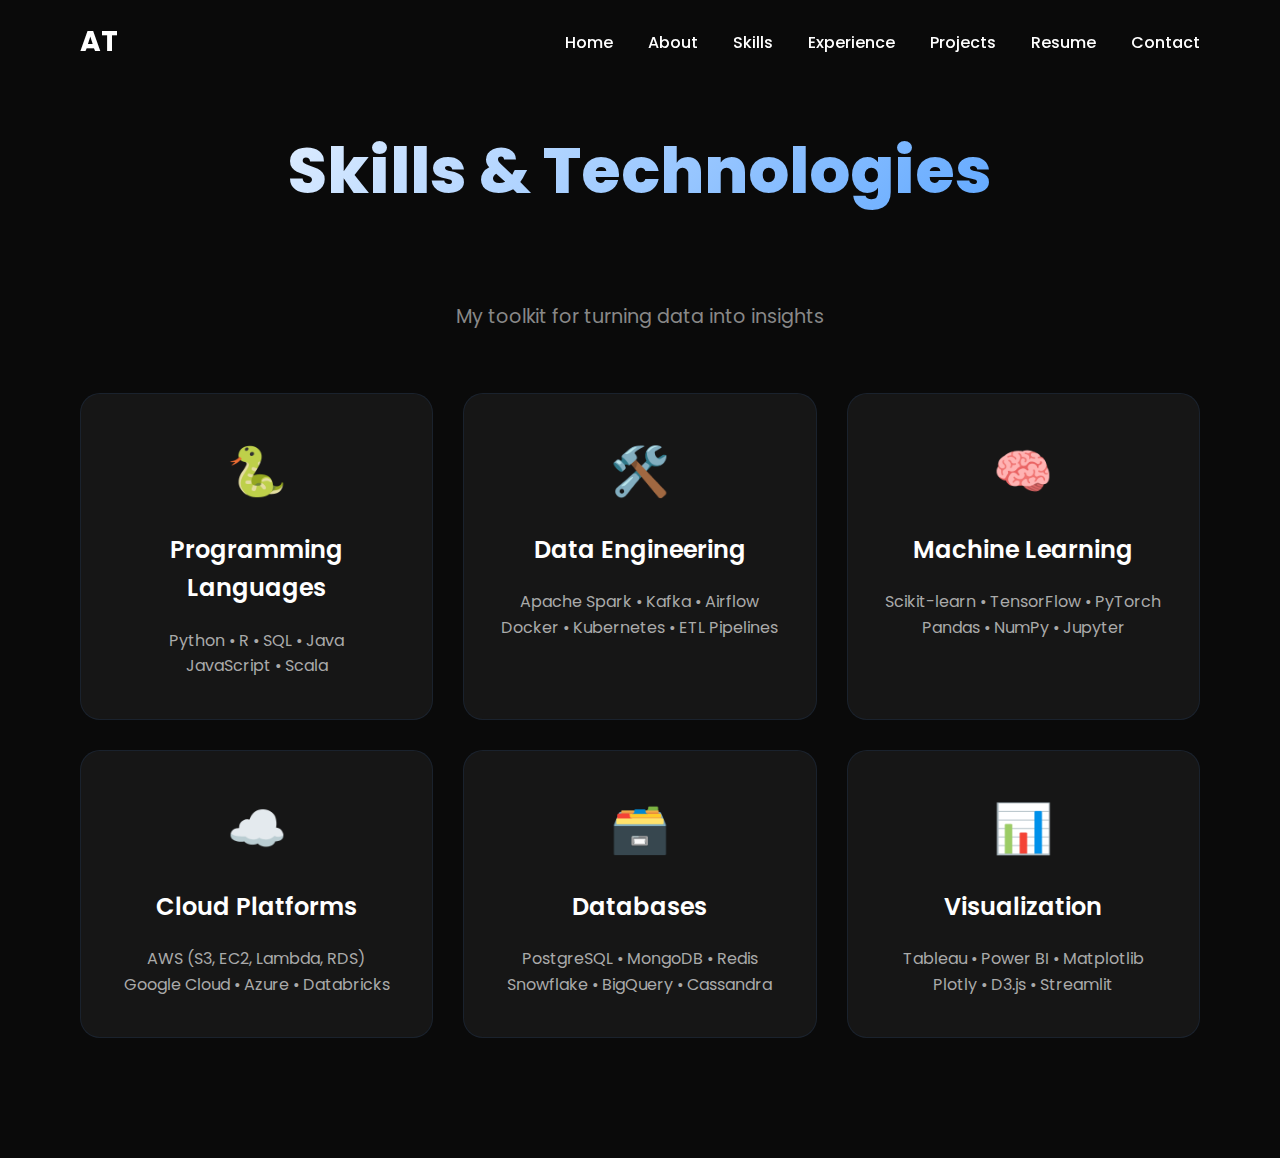
<file: skills.html>
<!DOCTYPE html>
<html lang="en">
<head>
    <meta charset="UTF-8">
    <meta name="viewport" content="width=device-width, initial-scale=1.0">
    <title>Abhinav Tomar - Data Engineer & Data Scientist</title>
    <link href="https://fonts.googleapis.com/css2?family=Poppins:wght@300;400;500;600;700;800;900&display=swap" rel="stylesheet">
    <link rel="stylesheet" href="style.css">
</head>
<body>
    <nav id="nav">
        <div class="nav-container">
            <a href="home.html" class="logo">AT</a>
            <ul class="nav-links">
                <li><a href="home.html">Home</a></li>
                <li><a href="about.html">About</a></li>
                <li><a href="skills.html">Skills</a></li>
                <li><a href="experience.html">Experience</a></li>
                <li><a href="projects.html">Projects</a></li>
                <li><a href="resume.html">Resume</a></li>
                <li><a href="contact.html">Contact</a></li>
            </ul>
        </div>
    </nav>

    <section id="skills">
        <h2 class="section-title fade-in">Skills & Technologies</h2>
        <p class="section-subtitle fade-in">My toolkit for turning data into insights</p>
        <div class="skills-grid">
            <div class="skill-category fade-in">
                <div class="skill-icon">🐍</div>
                <h3>Programming Languages</h3>
                <div class="skill-list">
                    Python • R • SQL • Java<br>
                    JavaScript • Scala
                </div>
            </div>
            <div class="skill-category fade-in">
                <div class="skill-icon">🛠️</div>
                <h3>Data Engineering</h3>
                <div class="skill-list">
                    Apache Spark • Kafka • Airflow<br>
                    Docker • Kubernetes • ETL Pipelines
                </div>
            </div>
            <div class="skill-category fade-in">
                <div class="skill-icon">🧠</div>
                <h3>Machine Learning</h3>
                <div class="skill-list">
                    Scikit-learn • TensorFlow • PyTorch<br>
                    Pandas • NumPy • Jupyter
                </div>
            </div>
            <div class="skill-category fade-in">
                <div class="skill-icon">☁️</div>
                <h3>Cloud Platforms</h3>
                <div class="skill-list">
                    AWS (S3, EC2, Lambda, RDS)<br>
                    Google Cloud • Azure • Databricks
                </div>
            </div>
            <div class="skill-category fade-in">
                <div class="skill-icon">🗃️</div>
                <h3>Databases</h3>
                <div class="skill-list">
                    PostgreSQL • MongoDB • Redis<br>
                    Snowflake • BigQuery • Cassandra
                </div>
            </div>
            <div class="skill-category fade-in">
                <div class="skill-icon">📊</div>
                <h3>Visualization</h3>
                <div class="skill-list">
                    Tableau • Power BI • Matplotlib<br>
                    Plotly • D3.js • Streamlit
                </div>
            </div>
        </div>
    </section>

    <script src="script.js"></script>

</body>
</html>
</file>
<file: style.css>
* {
  margin: 0;
  padding: 0;
  box-sizing: border-box;
}

body {
  font-family: "Poppins", -apple-system, BlinkMacSystemFont, "Segoe UI", Roboto,
    sans-serif;
  background: #0a0a0a;
  color: #ffffff;
  overflow-x: hidden;
  line-height: 1.6;
}

/* Smooth scrolling */
html {
  scroll-behavior: smooth;
}

/* Navigation */
nav {
  position: fixed;
  top: 0;
  width: 100%;
  /* background: rgba(10, 10, 10, 0.95); */
  background: transparent;
  /* backdrop-filter: blur(15px); */
  z-index: 1000;
  padding: 20px 0;
  transition: all 0.3s ease;
  /* border-bottom: 1px solid rgba(64, 150, 255, 0.1); */
}

nav.scrolled {
  background: rgba(0, 0, 0, 0.98);
  padding: 15px 0;
}

.nav-container {
  max-width: 1200px;
  margin: 0 auto;
  display: flex;
  justify-content: space-between;
  align-items: center;
  padding: 0 40px;
}

.logo {
  font-size: 28px;
  font-weight: 700;
  color: #ffffff;
  text-decoration: none;
  transition: all 0.3s ease;
}

.logo:hover {
  color: #4096ff;
  text-shadow: 0 0 20px rgba(64, 150, 255, 0.5);
}

.nav-links {
  display: flex;
  list-style: none;
  gap: 35px;
}

.nav-links a {
  color: #ffffff;
  text-decoration: none;
  font-size: 16px;
  font-weight: 500;
  position: relative;
  transition: all 0.3s ease;
}

.nav-links a:hover {
  color: #4096ff;
}

.nav-links a::after {
  content: "";
  position: absolute;
  width: 0;
  height: 2px;
  bottom: -5px;
  left: 0;
  background: linear-gradient(90deg, #4096ff, #1890ff);
  transition: width 0.3s ease;
}

.nav-links a:hover::after {
  width: 100%;
}

/* Hero Section */
.hero {
  min-height: 100vh;
  display: flex;
  align-items: center;
  justify-content: center;
  text-align: center;
  background: linear-gradient(135deg, #0a0a0a 0%, #1a1a2e 100%);
  position: relative;
  overflow: hidden;
  padding: 100px 40px 0;
}

.hero::before {
  content: "";
  position: absolute;
  top: 0;
  left: 0;
  right: 0;
  bottom: 0;
  background: radial-gradient(
    circle at 50% 50%,
    rgba(64, 150, 255, 0.08) 0%,
    transparent 70%
  );
  animation: pulse 6s ease-in-out infinite;
}

@keyframes pulse {
  0%,
  100% {
    opacity: 0.3;
  }
  50% {
    opacity: 0.7;
  }
}

.hero-content {
  z-index: 2;
  position: relative;
  max-width: 1200px;
  margin: 0 auto;
  display: grid;
  grid-template-columns: 300px 1fr;
  gap: 80px;
  align-items: center;
  text-align: left;
}

.hero-photo {
  /* width: 280px; */
  /* height: 280px; */
  border-radius: 50%;
  background: linear-gradient(135deg, #4096ff, #1890ff);
  display: flex;
  align-items: center;
  justify-content: center;
  font-size: 8rem;
  color: #ffffff;
  margin: 0 auto;
  box-shadow: 0 0 60px rgba(64, 150, 255, 0.3);
  animation: float 6s ease-in-out infinite;
  position: relative;
  overflow: hidden;
}

@keyframes float {
  0%,
  100% {
    transform: translateY(0px);
  }
  50% {
    transform: translateY(-20px);
  }
}

@keyframes shine {
  0% {
    transform: rotate(0deg);
  }
  100% {
    transform: rotate(360deg);
  }
}

.hero-text {
  animation: fadeInRight 1s ease;
}

.hero-greeting {
  font-size: clamp(1.8rem, 3vw, 2.5rem);
  color: #4096ff;
  margin-bottom: 15px;
  font-weight: 600;
}

.hero h1 {
  font-size: clamp(3.5rem, 6vw, 8rem);
  font-weight: 900;
  margin-bottom: 20px;
  background: linear-gradient(135deg, #ffffff 0%, #4096ff 50%, #1890ff 100%);
  -webkit-background-clip: text;
  -webkit-text-fill-color: transparent;
  background-clip: text;
  line-height: 1.1;
}

.hero .subtitle {
  font-size: clamp(1.3rem, 2.5vw, 2rem);
  color: #cccccc;
  margin-bottom: 30px;
  font-weight: 500;
}

.hero .description {
  font-size: clamp(1.1rem, 1.8vw, 1.4rem);
  color: #aaaaaa;
  margin-bottom: 50px;
  line-height: 1.7;
}

.cta-buttons {
  display: flex;
  gap: 20px;
  flex-wrap: wrap;
}

.cta-button {
  display: inline-block;
  padding: 18px 40px;
  font-size: 1.1rem;
  font-weight: 600;
  text-decoration: none;
  border-radius: 50px;
  transition: all 0.3s ease;
  position: relative;
  overflow: hidden;
}

.cta-primary {
  color: #ffffff;
  background: linear-gradient(135deg, #4096ff, #1890ff);
}

.cta-secondary {
  color: #4096ff;
  background: transparent;
  border: 2px solid #4096ff;
}

.cta-button::before {
  content: "";
  position: absolute;
  top: 0;
  left: -100%;
  width: 100%;
  height: 100%;
  background: linear-gradient(
    90deg,
    transparent,
    rgba(255, 255, 255, 0.2),
    transparent
  );
  transition: left 0.5s;
}

.cta-button:hover::before {
  left: 100%;
}

.cta-button:hover {
  transform: translateY(-3px);
  box-shadow: 0 15px 35px rgba(64, 150, 255, 0.4);
}

@keyframes fadeInRight {
  from {
    opacity: 0;
    transform: translateX(60px);
  }
  to {
    opacity: 1;
    transform: translateX(0);
  }
}

/* Section Styles */
section {
  padding: 120px 0;
  max-width: 1200px;
  margin: 0 auto;
  padding-left: 40px;
  padding-right: 40px;
}

full-width-section {
  padding: 120px 0;
  margin: 0 auto;
  padding-left: 40px;
  padding-right: 40px;
}

.section-title {
  font-size: clamp(2.5rem, 5vw, 4rem);
  font-weight: 800;
  margin-bottom: 80px;
  text-align: center;
  background: linear-gradient(135deg, #ffffff 0%, #4096ff 100%);
  -webkit-background-clip: text;
  -webkit-text-fill-color: transparent;
  background-clip: text;
}

.section-subtitle {
  text-align: center;
  font-size: 1.2rem;
  color: #888888;
  margin-bottom: 60px;
  max-width: 600px;
  margin-left: auto;
  margin-right: auto;
}

/* About Section */
.about-content {
  display: grid;
  grid-template-columns: 1fr;
  gap: 40px;
  text-align: center;
}

.about-text {
  font-size: clamp(1.2rem, 2vw, 1.5rem);
  line-height: 1.8;
  color: #cccccc;
  max-width: 800px;
  margin: 0 auto;
}

.about-text p {
  margin-bottom: 30px;
}

/* Skills Section */
.skills-grid {
  display: grid;
  grid-template-columns: repeat(auto-fit, minmax(280px, 1fr));
  gap: 30px;
}

.skill-category {
  background: rgba(255, 255, 255, 0.05);
  padding: 40px 30px;
  border-radius: 20px;
  text-align: center;
  transition: all 0.3s ease;
  border: 1px solid rgba(64, 150, 255, 0.1);
  position: relative;
  overflow: hidden;
}

.skill-category::before {
  content: "";
  position: absolute;
  top: 0;
  left: 0;
  right: 0;
  height: 4px;
  background: linear-gradient(90deg, #4096ff, #1890ff);
  transform: scaleX(0);
  transition: transform 0.3s ease;
}

.skill-category:hover::before {
  transform: scaleX(1);
}

.skill-category:hover {
  transform: translateY(-10px);
  background: rgba(64, 150, 255, 0.1);
  border-color: rgba(64, 150, 255, 0.3);
}

.skill-icon {
  font-size: 3rem;
  margin-bottom: 20px;
  color: #4096ff;
}

.skill-category h3 {
  font-size: 1.5rem;
  margin-bottom: 20px;
  color: #ffffff;
  font-weight: 600;
}

.skill-list {
  color: #aaaaaa;
  font-size: 1rem;
  line-height: 1.6;
}

/* Work Experience Section */
.experience-timeline {
  position: relative;
  padding-left: 30px;
}

.experience-timeline::before {
  content: "";
  position: absolute;
  left: 15px;
  top: 0;
  bottom: 0;
  width: 2px;
  background: linear-gradient(180deg, #4096ff, #1890ff);
}

.experience-item {
  position: relative;
  margin-bottom: 60px;
  padding-left: 60px;
}

.experience-item::before {
  content: "";
  position: absolute;
  left: -9px;
  top: 0;
  width: 18px;
  height: 18px;
  background: #4096ff;
  border-radius: 50%;
  border: 4px solid #0a0a0a;
}

.experience-content {
  background: rgba(255, 255, 255, 0.05);
  padding: 30px;
  border-radius: 15px;
  border: 1px solid rgba(64, 150, 255, 0.1);
  transition: all 0.3s ease;
}

.experience-content:hover {
  background: rgba(64, 150, 255, 0.08);
  border-color: rgba(64, 150, 255, 0.2);
}

.experience-header {
  display: flex;
  justify-content: space-between;
  align-items: flex-start;
  margin-bottom: 15px;
  flex-wrap: wrap;
  gap: 10px;
}

.experience-title {
  font-size: 1.4rem;
  font-weight: 600;
  color: #ffffff;
}

.experience-company {
  font-size: 1.2rem;
  color: #4096ff;
  font-weight: 500;
}

.experience-date {
  font-size: 1rem;
  color: #888888;
  font-weight: 500;
}

.experience-description {
  color: #cccccc;
  line-height: 1.7;
  margin-bottom: 20px;
}

.experience-tech {
  display: flex;
  flex-wrap: wrap;
  gap: 10px;
}

.tech-tag {
  background: rgba(64, 150, 255, 0.2);
  color: #4096ff;
  padding: 6px 12px;
  border-radius: 15px;
  font-size: 0.85rem;
  font-weight: 500;
}

/* Projects Section */
.projects-grid {
  display: grid;
  grid-template-columns: repeat(auto-fit, minmax(380px, 1fr));
  gap: 40px;
}

.project-card {
  background: rgba(255, 255, 255, 0.05);
  border-radius: 20px;
  overflow: hidden;
  transition: all 0.3s ease;
  border: 1px solid rgba(64, 150, 255, 0.1);
}

.project-card:hover {
  transform: translateY(-15px);
  box-shadow: 0 30px 60px rgba(0, 0, 0, 0.3);
  border-color: rgba(64, 150, 255, 0.3);
}

.project-image {
  height: 200px;
  background: linear-gradient(135deg, #1a1a2e, #16213e);
  display: flex;
  align-items: center;
  justify-content: center;
  font-size: 4rem;
  color: #4096ff;
  position: relative;
  overflow: hidden;
}

.project-image::before {
  content: "";
  position: absolute;
  top: 0;
  left: 0;
  right: 0;
  bottom: 0;
  background: linear-gradient(
    45deg,
    transparent,
    rgba(64, 150, 255, 0.1),
    transparent
  );
  animation: slideGlow 3s linear infinite;
}

@keyframes slideGlow {
  0% {
    transform: translateX(-100%);
  }
  100% {
    transform: translateX(100%);
  }
}

.project-content {
  padding: 30px;
}

.project-content h3 {
  font-size: 1.6rem;
  margin-bottom: 15px;
  color: #ffffff;
  font-weight: 600;
}

.project-content p {
  color: #aaaaaa;
  font-size: 1rem;
  line-height: 1.6;
  margin-bottom: 20px;
}

.project-tech {
  display: flex;
  flex-wrap: wrap;
  gap: 8px;
  margin-bottom: 20px;
}

.project-links {
  display: flex;
  gap: 15px;
}

.project-link {
  color: #4096ff;
  text-decoration: none;
  font-weight: 500;
  transition: all 0.3s ease;
}

.project-link:hover {
  color: #1890ff;
  text-shadow: 0 0 10px rgba(24, 144, 255, 0.5);
}

/* Resume Section */
.resume-section {
  background: rgba(255, 255, 255, 0.03);
  border-radius: 30px;
  padding: 60px;
  text-align: center;
  border: 1px solid rgba(64, 150, 255, 0.1);
}

.resume-content h3 {
  font-size: 2rem;
  margin-bottom: 20px;
  color: #ffffff;
  font-weight: 600;
}

.resume-content p {
  font-size: 1.2rem;
  color: #aaaaaa;
  margin-bottom: 40px;
  line-height: 1.6;
}

.resume-button {
  display: inline-flex;
  align-items: center;
  gap: 10px;
  padding: 20px 40px;
  font-size: 1.2rem;
  font-weight: 600;
  color: #ffffff;
  background: linear-gradient(135deg, #4096ff, #1890ff);
  text-decoration: none;
  border-radius: 50px;
  transition: all 0.3s ease;
}

.resume-button:hover {
  transform: translateY(-3px);
  box-shadow: 0 20px 40px rgba(64, 150, 255, 0.4);
}

/* Contact Section */
.contact {
  /* background: linear-gradient(135deg, #0a0a0a 0%, #1a1a2e 100%); */
  text-align: center;
}

.contact-content {
  max-width: 800px;
  margin: 0 auto;
}

.contact-text {
  font-size: clamp(1.3rem, 2.5vw, 1.8rem);
  margin-bottom: 60px;
  color: #cccccc;
  line-height: 1.6;
}

.contact-info {
  display: grid;
  grid-template-columns: repeat(auto-fit, minmax(200px, 1fr));
  gap: 40px;
  margin-bottom: 60px;
}

.contact-item {
  text-align: center;
  padding: 30px 20px;
  background: rgba(255, 255, 255, 0.05);
  border-radius: 15px;
  border: 1px solid rgba(64, 150, 255, 0.1);
  transition: all 0.3s ease;
}

.contact-item:hover {
  transform: translateY(-5px);
  background: rgba(64, 150, 255, 0.1);
  border-color: rgba(64, 150, 255, 0.3);
}

.contact-item h3 {
  font-size: 1.3rem;
  color: #4096ff;
  margin-bottom: 15px;
  font-weight: 600;
}

.contact-item a {
  color: #ffffff;
  text-decoration: none;
  font-size: 1.1rem;
  transition: all 0.3s ease;
}

.contact-item a:hover {
  color: #4096ff;
  text-shadow: 0 0 10px rgba(64, 150, 255, 0.5);
}

/* Footer */
footer {
  background: #000000;
  padding: 40px 0;
  text-align: center;
  border-top: 1px solid rgba(64, 150, 255, 0.1);
}

footer p {
  color: #666666;
  font-size: 1rem;
}

/* Responsive Design */
@media (max-width: 768px) {
  .nav-container {
    padding: 0 20px;
  }

  .nav-links {
    gap: 20px;
  }

  .nav-links a {
    font-size: 14px;
  }

  section {
    padding: 80px 20px;
  }

  .hero-content {
    grid-template-columns: 1fr;
    gap: 40px;
    text-align: center;
  }

  .hero-photo {
    width: 200px;
    height: 200px;
    font-size: 6rem;
  }

  .projects-grid {
    grid-template-columns: 1fr;
  }

  .skills-grid {
    grid-template-columns: 1fr;
  }

  .experience-timeline {
    padding-left: 20px;
  }

  .experience-item {
    padding-left: 40px;
  }

  .experience-header {
    flex-direction: column;
    align-items: flex-start;
  }

  .resume-section {
    padding: 40px 30px;
  }

  .cta-buttons {
    justify-content: center;
  }
}

/* Scroll animations */
.fade-in {
  opacity: 0;
  transform: translateY(30px);
  transition: all 0.8s ease;
}

.fade-in.visible {
  opacity: 1;
  transform: translateY(0);
}
</file>
